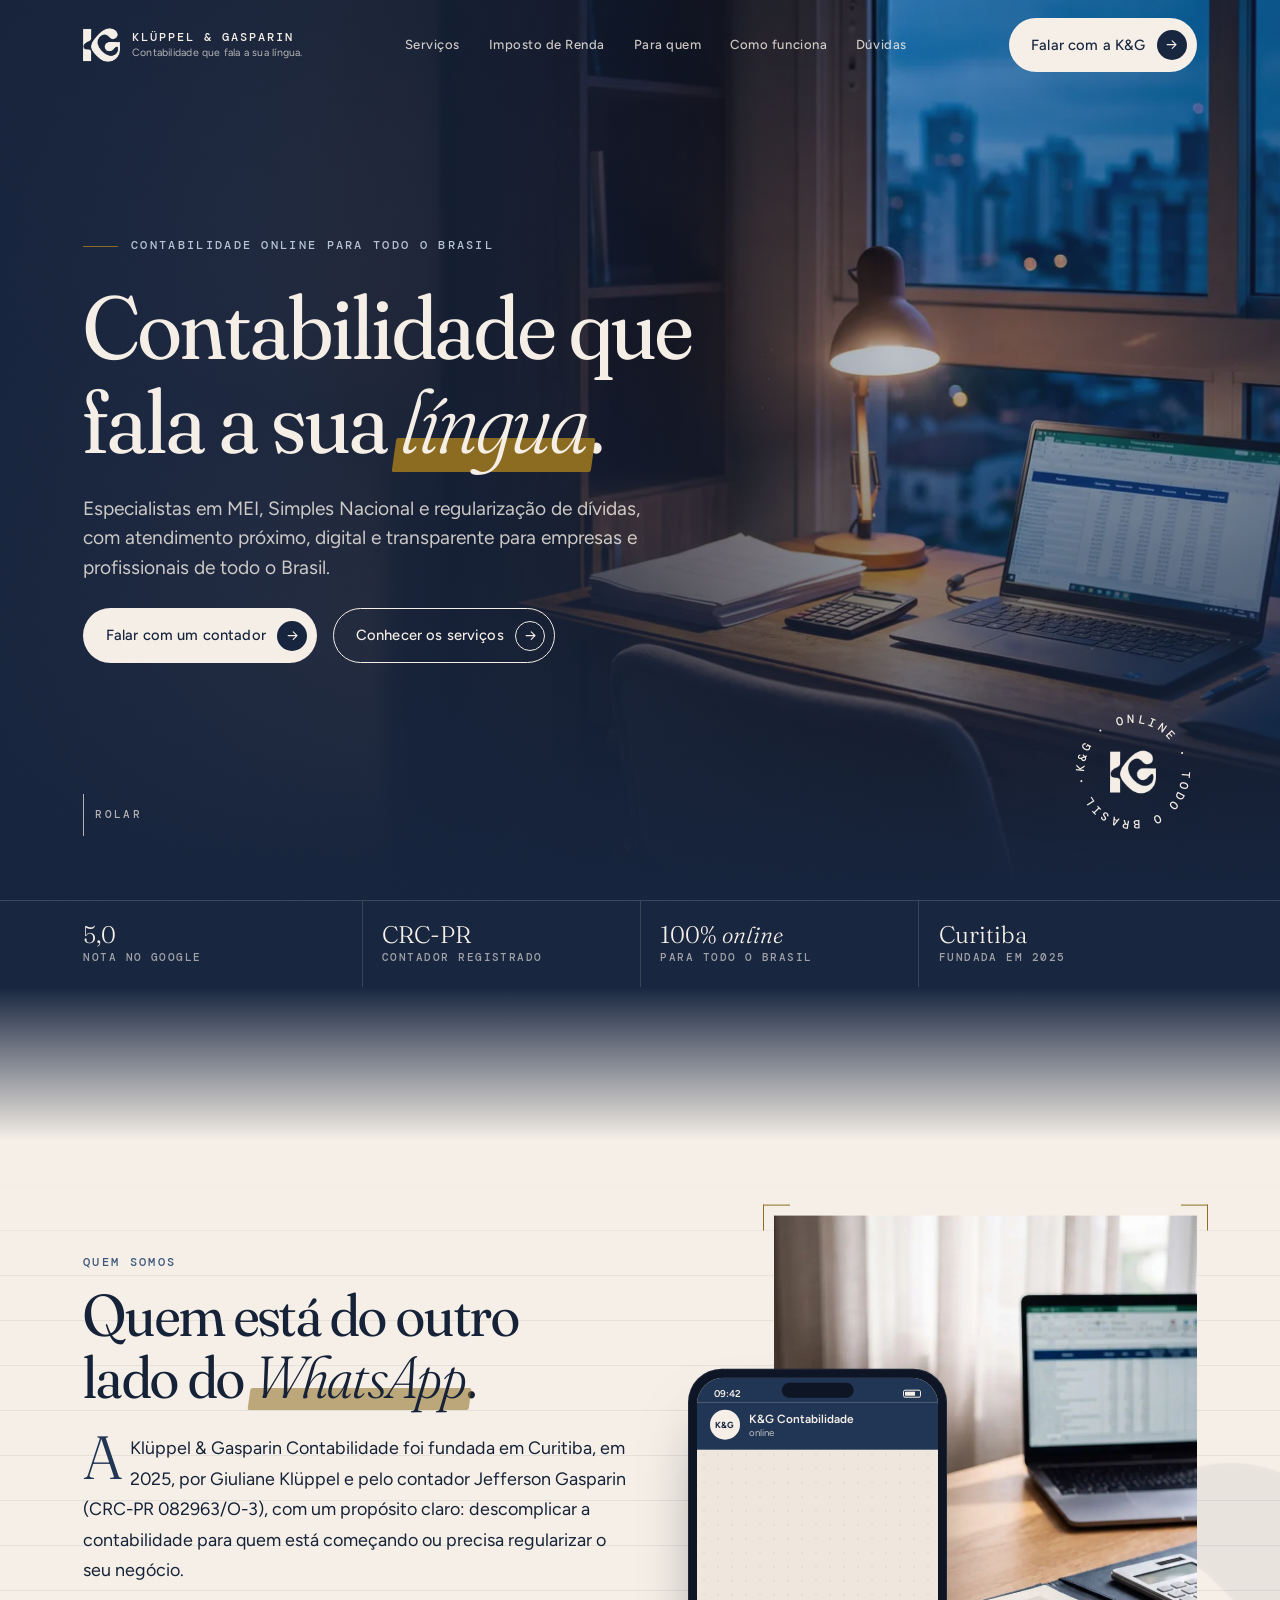
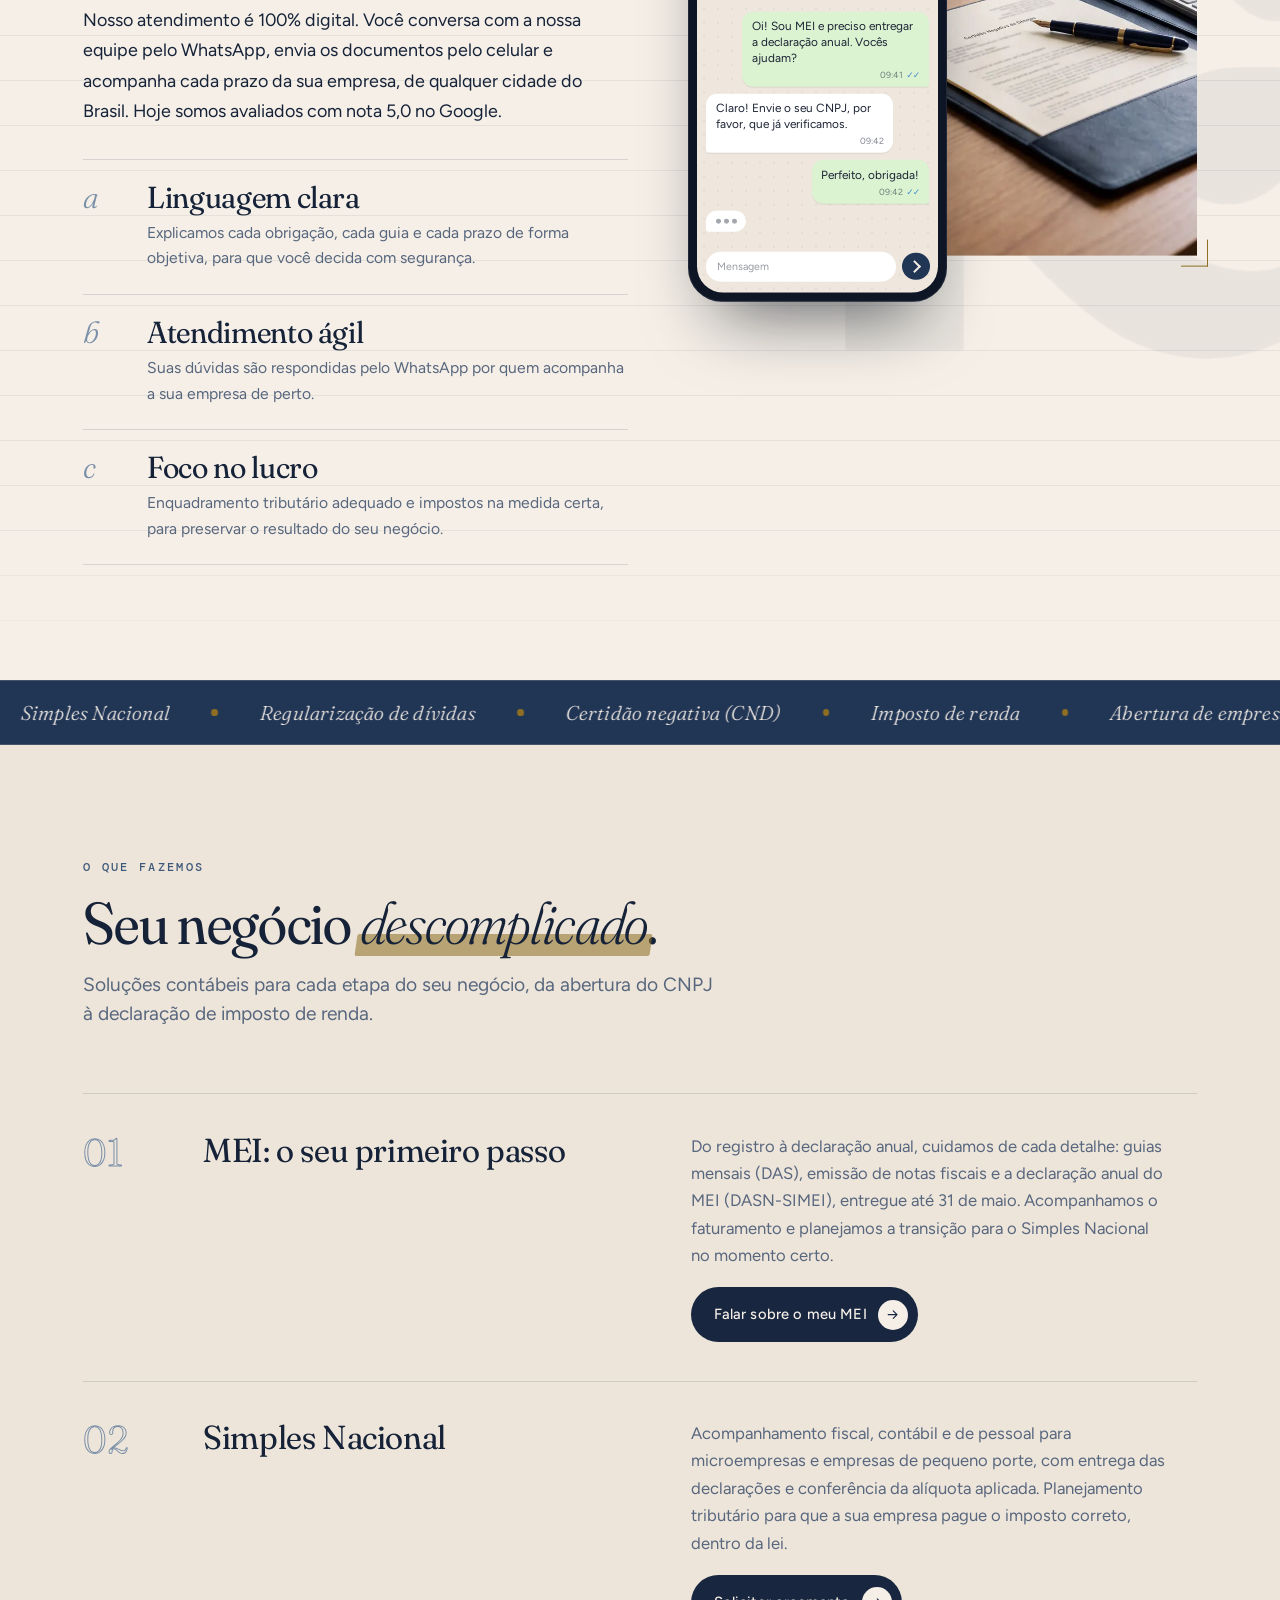
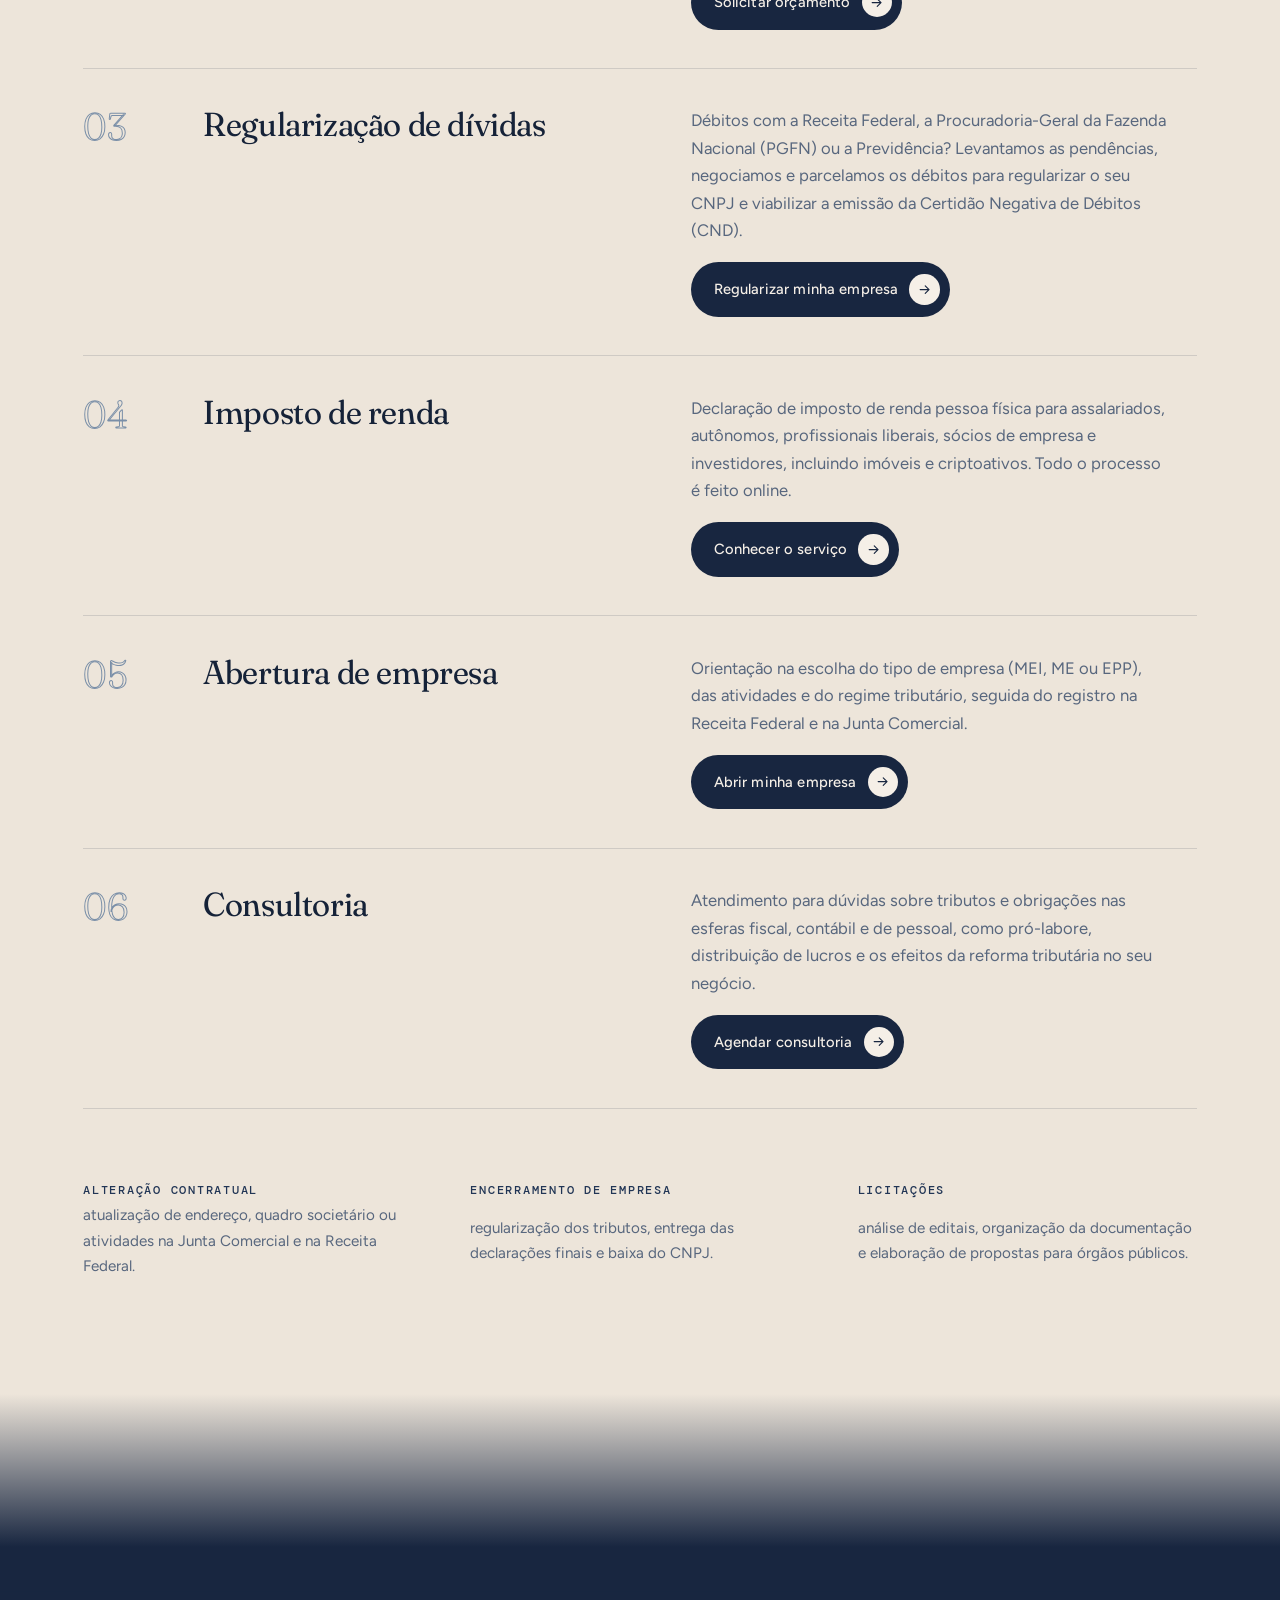
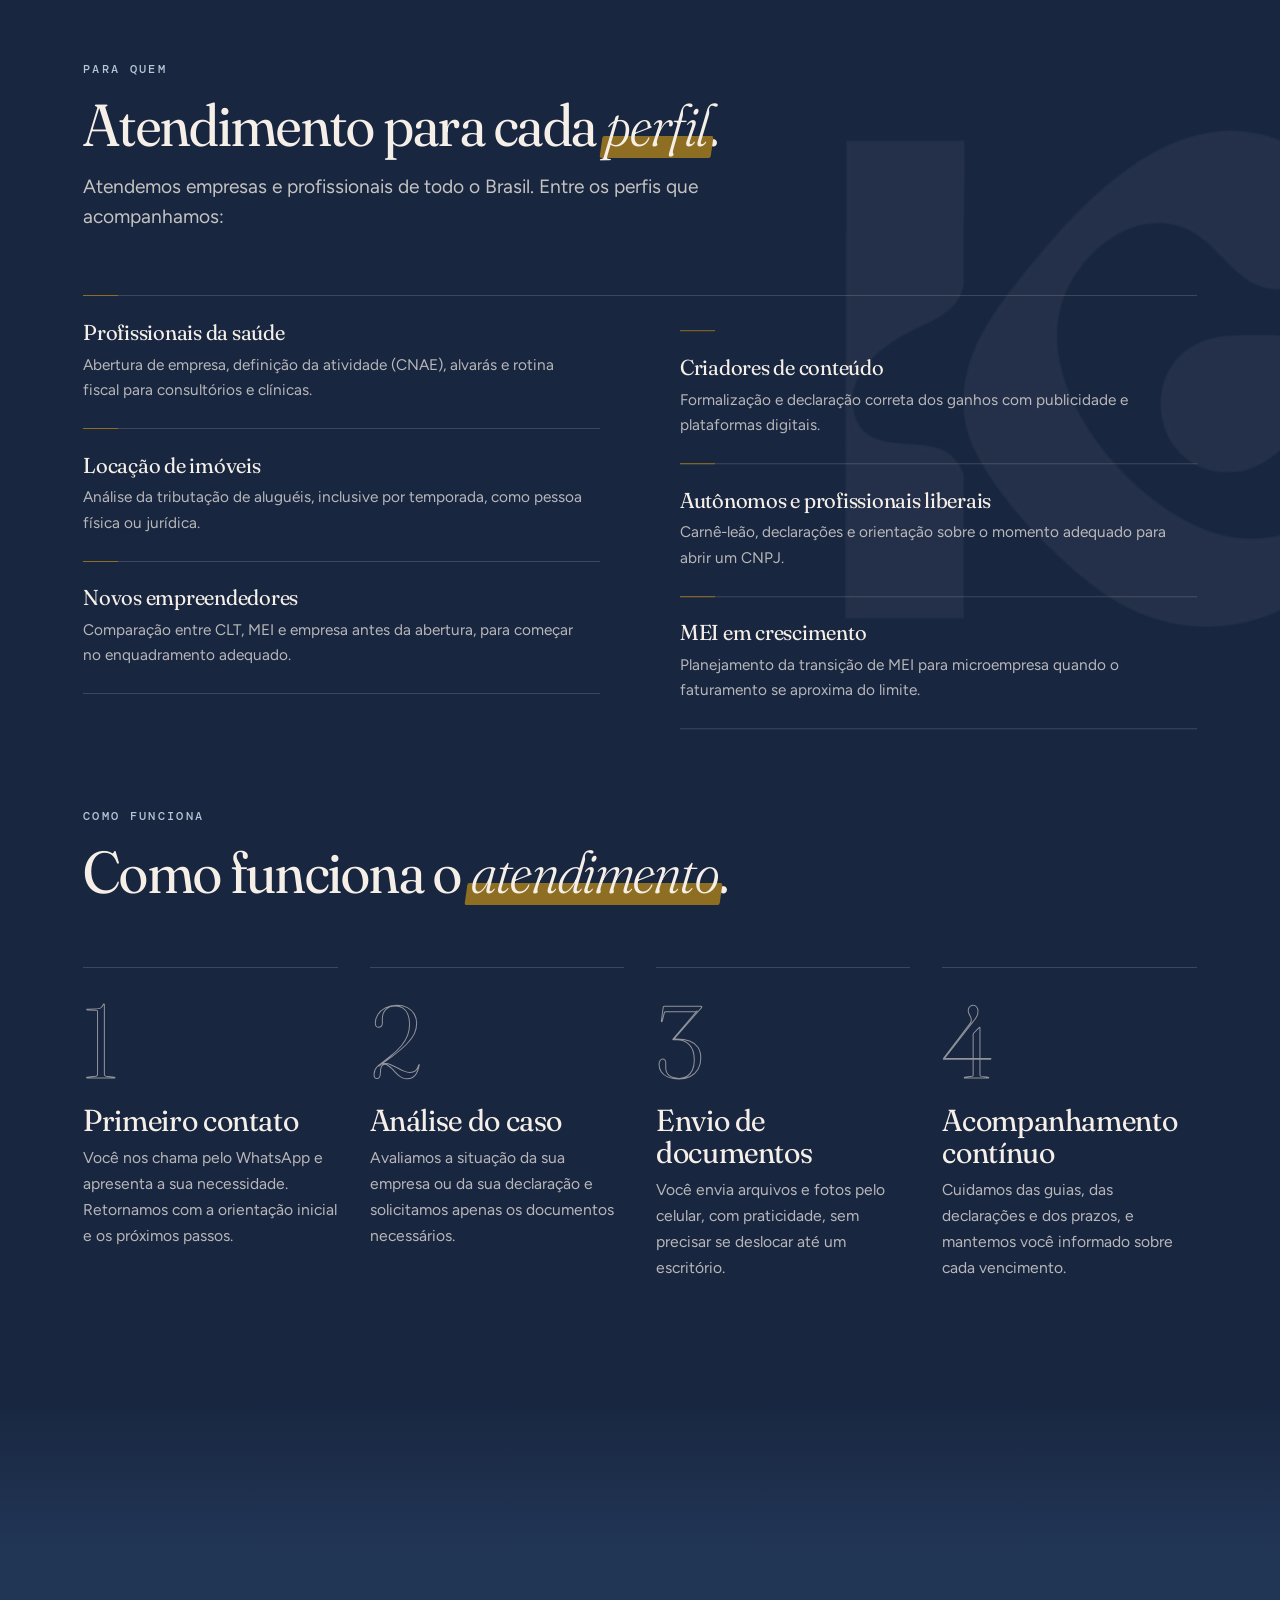
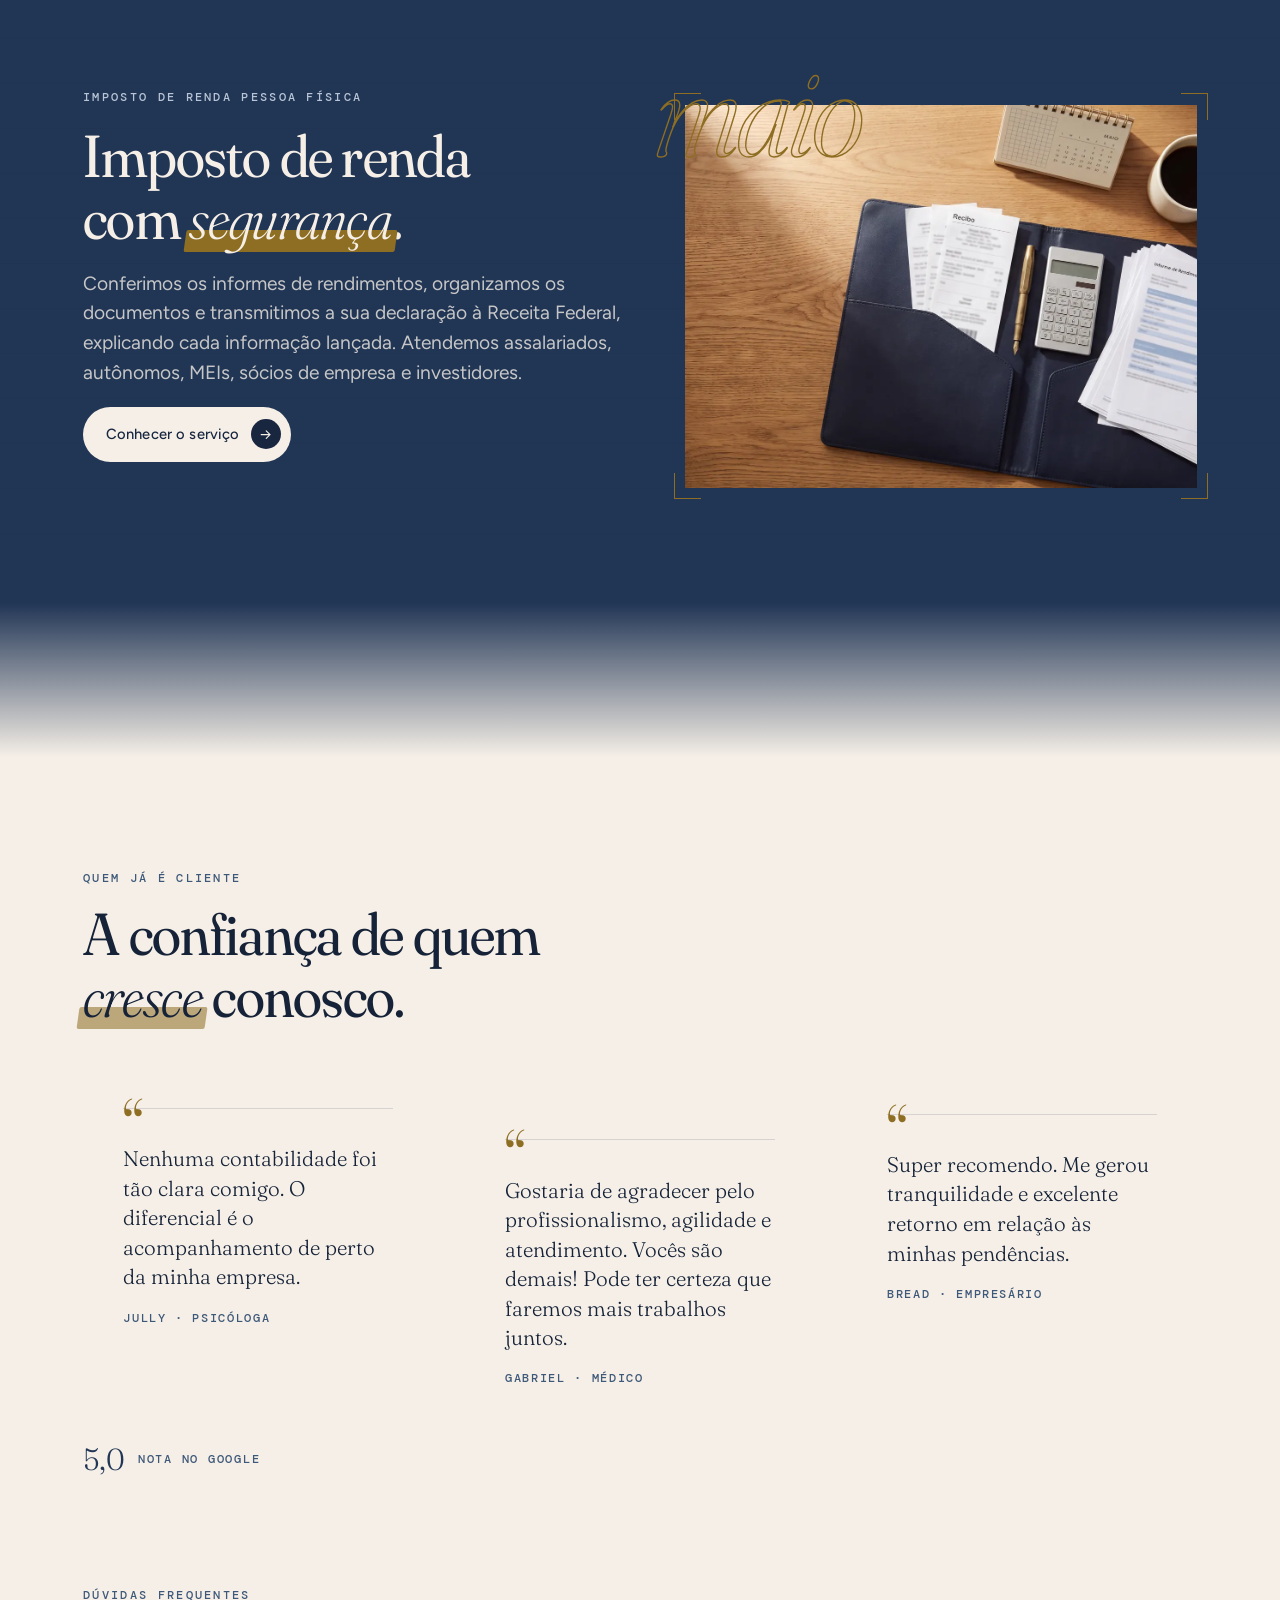
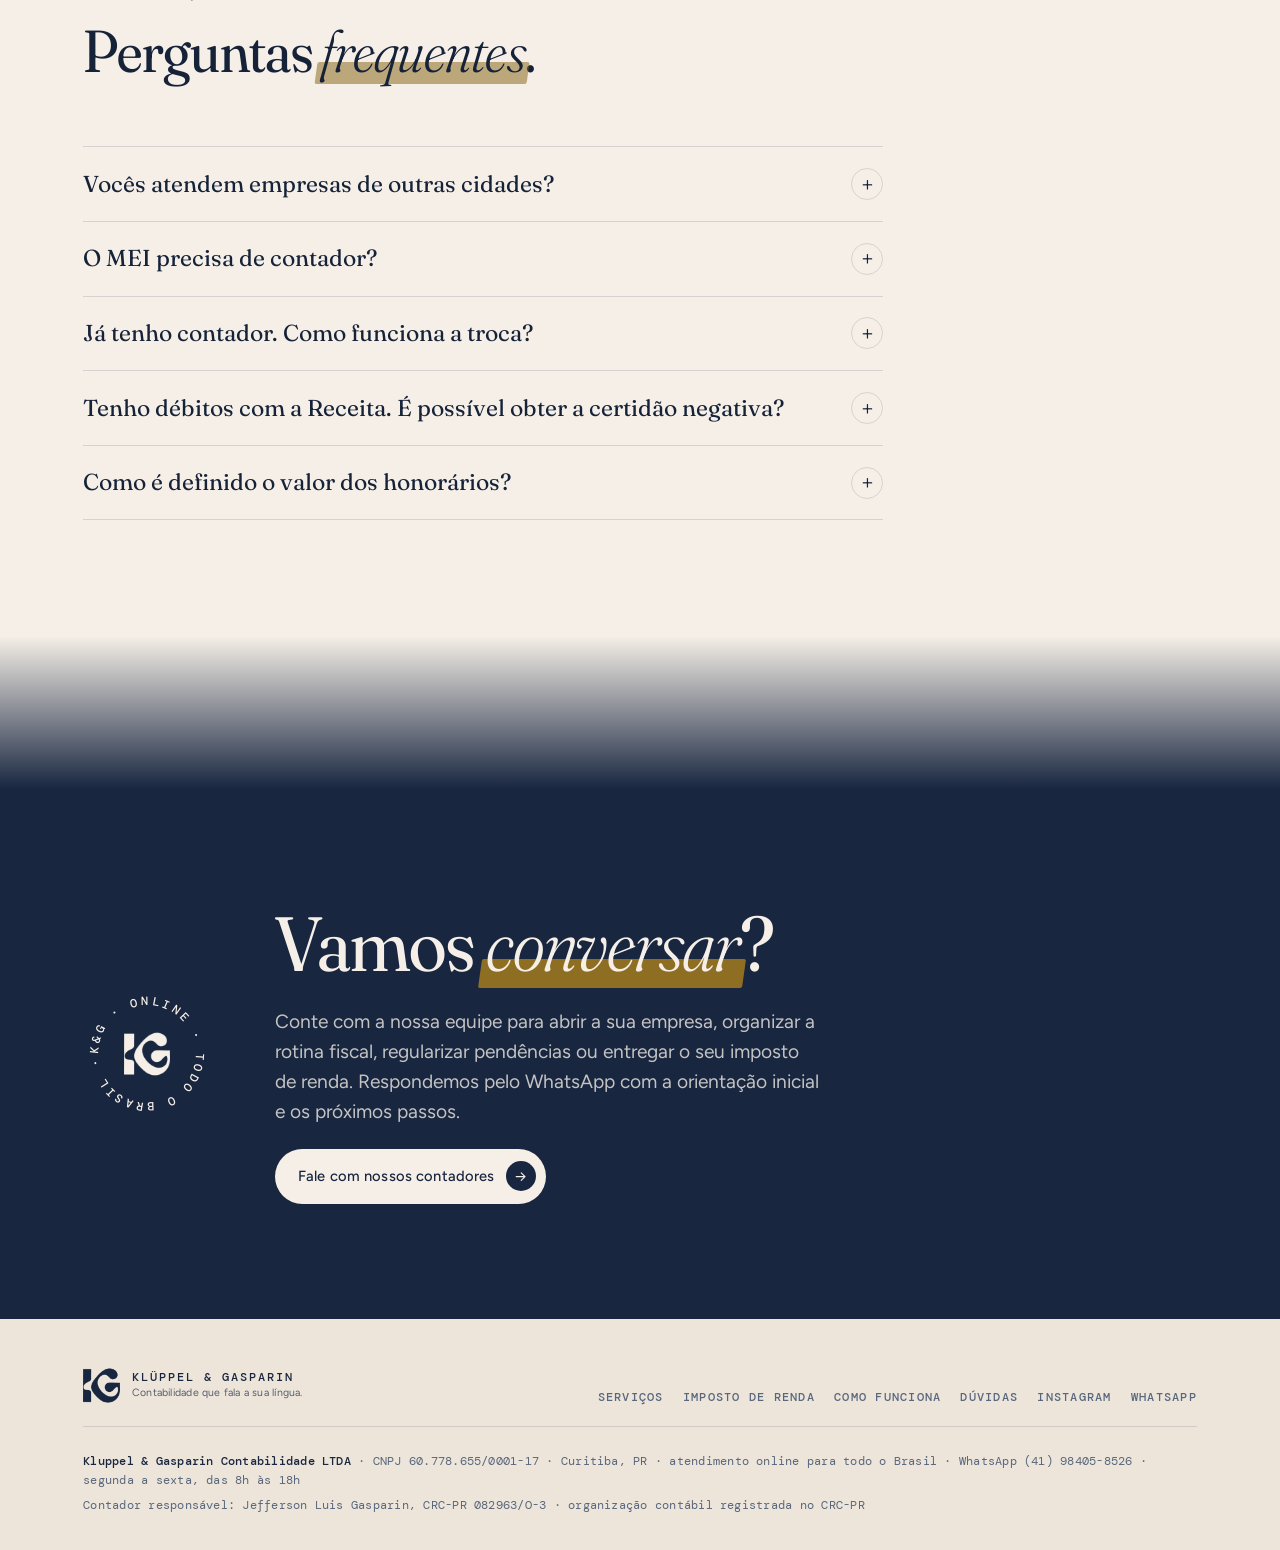
<file: index.html>
<!DOCTYPE html>
<html lang="pt-BR" class="no-js">
<head>
<meta charset="utf-8">
<meta name="viewport" content="width=device-width, initial-scale=1, viewport-fit=cover">
<title>Klüppel &amp; Gasparin Contabilidade | MEI, Simples Nacional e dívidas</title>
<meta name="description" content="Contabilidade que fala a sua língua. Especialistas em MEI, Simples Nacional e regularização de dívidas, com atendimento online para empresas de todo o Brasil.">
<meta name="robots" content="noindex, nofollow">
<link rel="canonical" href="https://www.kgcontabilidade.com/">
<meta property="og:type" content="website">
<meta property="og:locale" content="pt_BR">
<meta property="og:site_name" content="Klüppel &amp; Gasparin Contabilidade">
<meta property="og:title" content="Klüppel &amp; Gasparin Contabilidade | MEI, Simples Nacional e dívidas">
<meta property="og:description" content="Contabilidade que fala a sua língua. Especialistas em MEI, Simples Nacional e regularização de dívidas, com atendimento online para empresas de todo o Brasil.">
<meta property="og:image" content="https://www.kgcontabilidade.com/assets/img/og.jpg">
<meta property="og:url" content="https://www.kgcontabilidade.com/">
<meta name="twitter:card" content="summary_large_image">
<meta name="theme-color" content="#182640">
<link rel="icon" href="./assets/img/favicon.png" type="image/png">
<link rel="preconnect" href="https://fonts.googleapis.com">
<link rel="preconnect" href="https://fonts.gstatic.com" crossorigin>
<link rel="stylesheet" href="https://fonts.googleapis.com/css2?family=Fraunces:ital,opsz,wght,SOFT@0,9..144,300..600,0..100;1,9..144,300..600,0..100&family=Figtree:wght@400;500;600&family=DM+Mono:wght@400;500&display=swap">
<link rel="stylesheet" href="./assets/site.css">
<script>document.documentElement.classList.replace('no-js','js')</script>
<script type="application/ld+json">{"@context":"https://schema.org","@type":"AccountingService","name":"Klüppel & Gasparin Contabilidade","legalName":"Kluppel & Gasparin Contabilidade LTDA","url":"https://www.kgcontabilidade.com/","telephone":"+55 41 98405-8526","areaServed":"BR","address":{"@type":"PostalAddress","addressLocality":"Curitiba","addressRegion":"PR","addressCountry":"BR"},"sameAs":["https://www.instagram.com/kg.contabilidade/"]}</script>
</head>
<body>
<div class="grao" aria-hidden="true"></div>
<div class="intro" aria-hidden="true"><div><img class="mono" src="./assets/img/monograma-marfim.png" alt=""><i></i></div></div>
<header class="topo">
  <div class="wrap">
    <a class="logo" href="./" aria-label="Klüppel &amp; Gasparin Contabilidade, início">
      <img src="./assets/img/monograma-marfim.png" alt="">
      <b>Klüppel &amp; Gasparin<small>Contabilidade que fala a sua língua.</small></b>
    </a>
    <nav class="menu" aria-label="Seções">
      <a href="./#servicos">Serviços</a>
      <a href="./imposto-de-renda/">Imposto de Renda</a>
      <a href="./#para-quem">Para quem</a>
      <a href="./#como-funciona">Como funciona</a>
      <a href="./#duvidas">Dúvidas</a>
    </nav>
    <a href="https://wa.me/5541984058526?text=Ol%C3%A1%21%20Gostaria%20de%20saber%20mais%20sobre%20os%20servi%C3%A7os%20de%20contabilidade." class="btn btn-amarelo btn-topo" target="_blank" rel="noopener">Falar com a K&amp;G<i><svg viewBox="0 0 24 24" fill="none" stroke="currentColor" stroke-width="1.8" stroke-linecap="round" stroke-linejoin="round"><path d="M5 12h14M13 6l6 6-6 6"/></svg></i></a>
    <button class="menu-botao" type="button" aria-expanded="false" aria-controls="menu-cel"><span></span><span></span><b>Menu</b></button>
  </div>
</header>
<nav class="menu-cel" id="menu-cel" aria-label="Menu" hidden>
  <a href="./#servicos">Serviços</a>
  <a href="./imposto-de-renda/">Imposto de Renda</a>
  <a href="./#para-quem">Para quem</a>
  <a href="./#como-funciona">Como funciona</a>
  <a href="./#duvidas">Dúvidas</a>
  <a href="https://wa.me/5541984058526?text=Ol%C3%A1%21%20Gostaria%20de%20saber%20mais%20sobre%20os%20servi%C3%A7os%20de%20contabilidade." class="btn btn-amarelo" target="_blank" rel="noopener">Falar com a K&amp;G<i><svg viewBox="0 0 24 24" fill="none" stroke="currentColor" stroke-width="1.8" stroke-linecap="round" stroke-linejoin="round"><path d="M5 12h14M13 6l6 6-6 6"/></svg></i></a>
</nav>

<main>
<section class="hero" id="inicio">
  <div class="hero-foto"><picture><source media="(max-width: 760px)" srcset="./assets/img/hero-celular.webp" type="image/webp"><source media="(max-width: 760px)" srcset="./assets/img/hero-celular.jpg"><source srcset="./assets/img/hero-2560.webp 2560w, ./assets/img/hero-1600.webp 1600w" sizes="100vw" type="image/webp"><img src="./assets/img/hero-2560.jpg" srcset="./assets/img/hero-2560.jpg 2560w, ./assets/img/hero-1600.jpg 1600w" sizes="100vw" alt="Mesa de trabalho com notebook aberto numa planilha, documentos, caneta e café" fetchpriority="high"></picture></div>
  <div class="hero-veu"></div>
  <div class="wrap">
    <p class="rotulo">Contabilidade online para todo o Brasil</p>
    <h1>Contabilidade que fala a sua <em class="marca">língua</em>.</h1>
    <p class="lead">Especialistas em MEI, Simples Nacional e regularização de dívidas, com atendimento próximo, digital e transparente para empresas e profissionais de todo o Brasil.</p>
    <div class="hero-acoes">
      <a href="https://wa.me/5541984058526?text=Ol%C3%A1%21%20Gostaria%20de%20saber%20mais%20sobre%20os%20servi%C3%A7os%20de%20contabilidade." class="btn btn-amarelo" target="_blank" rel="noopener">Falar com um contador<i><svg viewBox="0 0 24 24" fill="none" stroke="currentColor" stroke-width="1.8" stroke-linecap="round" stroke-linejoin="round"><path d="M5 12h14M13 6l6 6-6 6"/></svg></i></a>
      <a href="#servicos" class="btn btn-linha">Conhecer os serviços<i><svg viewBox="0 0 24 24" fill="none" stroke="currentColor" stroke-width="1.8" stroke-linecap="round" stroke-linejoin="round"><path d="M5 12h14M13 6l6 6-6 6"/></svg></i></a>
    </div>
    <div class="hero-pe">
      <div class="rolar"><i></i>rolar</div>
      <div class="selo" aria-hidden="true"><svg viewBox="0 0 100 100"><defs><path id="selo-a" d="M50,50 m-38,0 a38,38 0 1,1 76,0 a38,38 0 1,1 -76,0"/></defs><text><textPath href="#selo-a">k&amp;g · online · todo o brasil · </textPath></text></svg><img src="./assets/img/monograma-marfim.png" alt=""></div>
    </div>
  </div>
</section>
<div class="prova" aria-label="Credenciais">
  <div class="wrap">
    <div><b>5,0</b><span>nota no Google</span></div>
    <div><b>CRC-PR</b><span>contador registrado</span></div>
    <div><b>100% <em class="marca">online</em></b><span>para todo o Brasil</span></div>
    <div><b>Curitiba</b><span>fundada em 2025</span></div>
  </div>
</div>

<div class="faixa to-claro"></div>

<section class="bloco claro razao manifesto" id="quem-somos">
  <div class="monograma" aria-hidden="true"></div>
  <div class="wrap">
    <div class="reveal">
      <p class="rotulo">quem somos</p>
      <h2 style="margin:.8rem 0 1.6rem">Quem está do outro lado do <em class="marca">WhatsApp</em>.</h2>
      <div class="manifesto-texto"><p>A Klüppel &amp; Gasparin Contabilidade foi fundada em Curitiba, em 2025, por Giuliane Klüppel e pelo contador Jefferson Gasparin (CRC-PR 082963/O-3), com um propósito claro: descomplicar a contabilidade para quem está começando ou precisa regularizar o seu negócio.</p><p>Nosso atendimento é 100% digital. Você conversa com a nossa equipe pelo WhatsApp, envia os documentos pelo celular e acompanha cada prazo da sua empresa, de qualquer cidade do Brasil. Hoje somos avaliados com nota 5,0 no Google.</p></div>
      <div class="pilares" style="margin-top:2rem"><div class="pilar reveal d1"><i>a</i><div><h3>Linguagem clara</h3><p>Explicamos cada obrigação, cada guia e cada prazo de forma objetiva, para que você decida com segurança.</p></div></div><div class="pilar reveal d2"><i>b</i><div><h3>Atendimento ágil</h3><p>Suas dúvidas são respondidas pelo WhatsApp por quem acompanha a sua empresa de perto.</p></div></div><div class="pilar reveal d3"><i>c</i><div><h3>Foco no lucro</h3><p>Enquadramento tributário adequado e impostos na medida certa, para preservar o resultado do seu negócio.</p></div></div></div>
    </div>
    <div class="fotos reveal d1">
      <div class="moldura principal" data-parallax="-0.03"><i></i><picture><source srcset="./assets/img/quem-somos-1400.webp 1400w, ./assets/img/quem-somos-900.webp 900w" sizes="(max-width: 860px) 90vw, 30rem" type="image/webp"><img src="./assets/img/quem-somos-1400.jpg" srcset="./assets/img/quem-somos-1400.jpg 1400w, ./assets/img/quem-somos-900.jpg 900w" sizes="(max-width: 860px) 90vw, 30rem" alt="Mesa de trabalho com a certidão negativa de débitos numa pasta, caneta, calculadora e o notebook com uma planilha" loading="lazy"></picture></div>
      <figure class="fone" data-parallax="0.05" aria-label="Exemplo de conversa de atendimento pelo WhatsApp com a K&amp;G">
        <div class="fone-tela">
          <div class="fone-status"><span>09:42</span><i></i></div>
          <div class="fone-topo"><b class="fone-avatar">K&amp;G</b><div><strong>K&amp;G Contabilidade</strong><small>online</small></div></div>
          <ol class="fone-conversa"><li class="msg sai" style="--i:0"><span>Oi! Sou MEI e preciso entregar a declaração anual. Vocês ajudam?</span><time>09:41<b aria-hidden="true">✓✓</b></time></li><li class="msg entra" style="--i:1"><span>Claro! Envie o seu CNPJ, por favor, que já verificamos.</span><time>09:42</time></li><li class="msg sai" style="--i:2"><span>Perfeito, obrigada!</span><time>09:42<b aria-hidden="true">✓✓</b></time></li><li class="digitando" style="--i:3"><i></i><i></i><i></i></li></ol>
          <div class="fone-campo"><span>Mensagem</span><i></i></div>
        </div>
      </figure>
    </div>
  </div>
</section>

<div class="letreiro" aria-hidden="true"><div class="letreiro-faixa"><span>MEI</span><span>Simples Nacional</span><span>Regularização de dívidas</span><span>Certidão negativa (CND)</span><span>Imposto de renda</span><span>Abertura de empresas</span><span>Planejamento tributário</span><span>Declaração anual do MEI</span><span>Alteração contratual</span><span>Licitações</span></div></div>

<section class="bloco servicos" id="servicos" style="background:var(--marfim-2)">
  <div class="wrap">
    <div class="cabeca reveal">
      <p class="rotulo">o que fazemos</p>
      <h2>Seu negócio <em class="marca">descomplicado</em>.</h2>
      <p class="lead">Soluções contábeis para cada etapa do seu negócio, da abertura do CNPJ à declaração de imposto de renda.</p>
    </div>
    <div class="servicos-lista"><div class="servico reveal"><span class="num">01</span><h3>MEI: o seu primeiro passo</h3><div class="servico-corpo"><p>Do registro à declaração anual, cuidamos de cada detalhe: guias mensais (DAS), emissão de notas fiscais e a declaração anual do MEI (DASN-SIMEI), entregue até 31 de maio. Acompanhamos o faturamento e planejamos a transição para o Simples Nacional no momento certo.</p><a href="https://wa.me/5541984058526?text=Ol%C3%A1%21%20Sou%20MEI%20e%20gostaria%20de%20saber%20como%20funciona%20o%20acompanhamento%20de%20voc%C3%AAs." class="btn btn-escuro" target="_blank" rel="noopener">Falar sobre o meu MEI<i><svg viewBox="0 0 24 24" fill="none" stroke="currentColor" stroke-width="1.8" stroke-linecap="round" stroke-linejoin="round"><path d="M5 12h14M13 6l6 6-6 6"/></svg></i></a></div></div><div class="servico reveal"><span class="num">02</span><h3>Simples Nacional</h3><div class="servico-corpo"><p>Acompanhamento fiscal, contábil e de pessoal para microempresas e empresas de pequeno porte, com entrega das declarações e conferência da alíquota aplicada. Planejamento tributário para que a sua empresa pague o imposto correto, dentro da lei.</p><a href="https://wa.me/5541984058526?text=Ol%C3%A1%21%20Gostaria%20de%20solicitar%20um%20or%C3%A7amento%20de%20contabilidade%20para%20a%20minha%20empresa%20do%20Simples%20Nacional." class="btn btn-escuro" target="_blank" rel="noopener">Solicitar orçamento<i><svg viewBox="0 0 24 24" fill="none" stroke="currentColor" stroke-width="1.8" stroke-linecap="round" stroke-linejoin="round"><path d="M5 12h14M13 6l6 6-6 6"/></svg></i></a></div></div><div class="servico reveal"><span class="num">03</span><h3>Regularização de dívidas</h3><div class="servico-corpo"><p>Débitos com a Receita Federal, a Procuradoria-Geral da Fazenda Nacional (PGFN) ou a Previdência? Levantamos as pendências, negociamos e parcelamos os débitos para regularizar o seu CNPJ e viabilizar a emissão da Certidão Negativa de Débitos (CND).</p><a href="https://wa.me/5541984058526?text=Ol%C3%A1%21%20Tenho%20d%C3%A9bitos%20fiscais%20e%20gostaria%20de%20regularizar%20a%20situa%C3%A7%C3%A3o%20da%20minha%20empresa." class="btn btn-escuro" target="_blank" rel="noopener">Regularizar minha empresa<i><svg viewBox="0 0 24 24" fill="none" stroke="currentColor" stroke-width="1.8" stroke-linecap="round" stroke-linejoin="round"><path d="M5 12h14M13 6l6 6-6 6"/></svg></i></a></div></div><div class="servico destaque reveal"><span class="num">04</span><h3>Imposto de renda</h3><div class="servico-corpo"><p>Declaração de imposto de renda pessoa física para assalariados, autônomos, profissionais liberais, sócios de empresa e investidores, incluindo imóveis e criptoativos. Todo o processo é feito online.</p><a href="./imposto-de-renda/" class="btn btn-escuro">Conhecer o serviço<i><svg viewBox="0 0 24 24" fill="none" stroke="currentColor" stroke-width="1.8" stroke-linecap="round" stroke-linejoin="round"><path d="M5 12h14M13 6l6 6-6 6"/></svg></i></a></div></div><div class="servico reveal"><span class="num">05</span><h3>Abertura de empresa</h3><div class="servico-corpo"><p>Orientação na escolha do tipo de empresa (MEI, ME ou EPP), das atividades e do regime tributário, seguida do registro na Receita Federal e na Junta Comercial.</p><a href="https://wa.me/5541984058526?text=Ol%C3%A1%21%20Preciso%20abrir%20a%20minha%20empresa%20e%20gostaria%20de%20orienta%C3%A7%C3%A3o." class="btn btn-escuro" target="_blank" rel="noopener">Abrir minha empresa<i><svg viewBox="0 0 24 24" fill="none" stroke="currentColor" stroke-width="1.8" stroke-linecap="round" stroke-linejoin="round"><path d="M5 12h14M13 6l6 6-6 6"/></svg></i></a></div></div><div class="servico reveal"><span class="num">06</span><h3>Consultoria</h3><div class="servico-corpo"><p>Atendimento para dúvidas sobre tributos e obrigações nas esferas fiscal, contábil e de pessoal, como pró-labore, distribuição de lucros e os efeitos da reforma tributária no seu negócio.</p><a href="https://wa.me/5541984058526?text=Ol%C3%A1%21%20Gostaria%20de%20agendar%20uma%20consultoria%20tribut%C3%A1ria." class="btn btn-escuro" target="_blank" rel="noopener">Agendar consultoria<i><svg viewBox="0 0 24 24" fill="none" stroke="currentColor" stroke-width="1.8" stroke-linecap="round" stroke-linejoin="round"><path d="M5 12h14M13 6l6 6-6 6"/></svg></i></a></div></div></div>
    <div class="compactos reveal"><div><b>Alteração contratual</b><span>atualização de endereço, quadro societário ou atividades na Junta Comercial e na Receita Federal.</span></div><div><b>Encerramento de empresa</b><span>regularização dos tributos, entrega das declarações finais e baixa do CNPJ.</span></div><div><b>Licitações</b><span>análise de editais, organização da documentação e elaboração de propostas para órgãos públicos.</span></div></div>
  </div>
</section>

<div class="faixa" style="background:linear-gradient(180deg,var(--marfim-2),var(--navy))"></div>
<section class="bloco escuro razao" id="para-quem">
  <div class="monograma" aria-hidden="true"></div>
  <div class="wrap">
    <div class="cabeca reveal">
      <p class="rotulo">para quem</p>
      <h2>Atendimento para cada <em class="marca">perfil</em>.</h2>
      <p class="lead">Atendemos empresas e profissionais de todo o Brasil. Entre os perfis que acompanhamos:</p>
    </div>
    <div class="perfis"><div class="perfil reveal d0"><h3>Profissionais da saúde</h3><p>Abertura de empresa, definição da atividade (CNAE), alvarás e rotina fiscal para consultórios e clínicas.</p></div><div class="perfil reveal d1"><h3>Criadores de conteúdo</h3><p>Formalização e declaração correta dos ganhos com publicidade e plataformas digitais.</p></div><div class="perfil reveal d2"><h3>Locação de imóveis</h3><p>Análise da tributação de aluguéis, inclusive por temporada, como pessoa física ou jurídica.</p></div><div class="perfil reveal d0"><h3>Autônomos e profissionais liberais</h3><p>Carnê-leão, declarações e orientação sobre o momento adequado para abrir um CNPJ.</p></div><div class="perfil reveal d1"><h3>Novos empreendedores</h3><p>Comparação entre CLT, MEI e empresa antes da abertura, para começar no enquadramento adequado.</p></div><div class="perfil reveal d2"><h3>MEI em crescimento</h3><p>Planejamento da transição de MEI para microempresa quando o faturamento se aproxima do limite.</p></div></div>
  </div>
</section>

<section class="bloco escuro como" id="como-funciona" style="padding-top:0">
  <div class="wrap">
    <div class="cabeca reveal">
      <p class="rotulo">como funciona</p>
      <h2>Como funciona o <em class="marca">atendimento</em>.</h2>
    </div>
    <div class="passos"><div class="passo reveal d0"><i>1</i><h3>Primeiro contato</h3><p>Você nos chama pelo WhatsApp e apresenta a sua necessidade. Retornamos com a orientação inicial e os próximos passos.</p></div><div class="passo reveal d1"><i>2</i><h3>Análise do caso</h3><p>Avaliamos a situação da sua empresa ou da sua declaração e solicitamos apenas os documentos necessários.</p></div><div class="passo reveal d2"><i>3</i><h3>Envio de documentos</h3><p>Você envia arquivos e fotos pelo celular, com praticidade, sem precisar se deslocar até um escritório.</p></div><div class="passo reveal d3"><i>4</i><h3>Acompanhamento contínuo</h3><p>Cuidamos das guias, das declarações e dos prazos, e mantemos você informado sobre cada vencimento.</p></div></div>
  </div>
</section>

<div class="faixa" style="background:linear-gradient(180deg,var(--navy),var(--navy-2))"></div>
<section class="bloco escuro razao irpf" id="imposto-de-renda" style="background:var(--navy-2)">
  <div class="wrap">
    <div class="irpf-texto reveal">
      <p class="rotulo">Imposto de renda pessoa física</p>
      <h2>Imposto de renda com <em class="marca">segurança</em>.</h2>
      <p class="lead">Conferimos os informes de rendimentos, organizamos os documentos e transmitimos a sua declaração à Receita Federal, explicando cada informação lançada. Atendemos assalariados, autônomos, MEIs, sócios de empresa e investidores.</p>
      <div><a href="./imposto-de-renda/" class="btn btn-amarelo">Conhecer o serviço<i><svg viewBox="0 0 24 24" fill="none" stroke="currentColor" stroke-width="1.8" stroke-linecap="round" stroke-linejoin="round"><path d="M5 12h14M13 6l6 6-6 6"/></svg></i></a></div>
    </div>
    <div class="irpf-foto moldura reveal d1"><i></i><span class="palavra" aria-hidden="true">maio</span><picture><source srcset="./assets/img/irpf-1600.webp 1600w" sizes="(max-width: 900px) 92vw, 36rem" type="image/webp"><img src="./assets/img/irpf-1600.jpg" srcset="./assets/img/irpf-1600.jpg 1600w" sizes="(max-width: 900px) 92vw, 36rem" alt="Pasta azul com recibos, calculadora, calendário de maio e informe de rendimentos sobre a mesa" loading="lazy"></picture></div>
  </div>
</section>

<div class="faixa" style="background:linear-gradient(180deg,var(--navy-2),var(--marfim))"></div>
<section class="bloco claro depoimentos" id="depoimentos">
  <div class="wrap">
    <div class="cabeca reveal">
      <p class="rotulo">quem já é cliente</p>
      <h2>A confiança de quem <em class="marca">cresce</em> conosco.</h2>
    </div>
    <div class="depos"><blockquote class="depo reveal d0"><p>Nenhuma contabilidade foi tão clara comigo. O diferencial é o acompanhamento de perto da minha empresa.</p><footer>Jully · Psicóloga</footer></blockquote><blockquote class="depo reveal d1"><p>Gostaria de agradecer pelo profissionalismo, agilidade e atendimento. Vocês são demais! Pode ter certeza que faremos mais trabalhos juntos.</p><footer>Gabriel · Médico</footer></blockquote><blockquote class="depo reveal d2"><p>Super recomendo. Me gerou tranquilidade e excelente retorno em relação às minhas pendências.</p><footer>Bread · Empresário</footer></blockquote></div>
    <div class="nota-google reveal"><b>5,0</b> nota no Google</div>
  </div>
</section>

<section class="bloco claro" id="duvidas" style="padding-top:0">
  <div class="wrap">
    <div class="cabeca reveal">
      <p class="rotulo">dúvidas frequentes</p>
      <h2>Perguntas <em class="marca">frequentes</em>.</h2>
    </div>
    <div class="faq">
<details><summary>Vocês atendem empresas de outras cidades?<i></i></summary><div class="resp">Sim. Estamos sediados em Curitiba e atendemos de forma 100% online clientes de todo o Brasil. Todo o acompanhamento é feito pelo WhatsApp, sem necessidade de deslocamento.</div></details>
<details><summary>O MEI precisa de contador?<i></i></summary><div class="resp">A legislação não exige, mas o acompanhamento evita multas e erros comuns: atraso na guia mensal (DAS) ou na declaração anual (DASN-SIMEI), emissão incorreta de notas fiscais e ultrapassagem do limite de faturamento de R$ 81 mil por ano, que obriga a mudança para microempresa.</div></details>
<details><summary>Já tenho contador. Como funciona a troca?<i></i></summary><div class="resp">A transferência é simples. Você comunica o escritório atual, e nós indicamos os documentos, acessos e declarações necessários para assumir a contabilidade a partir do mês combinado, sem interromper as obrigações da empresa.</div></details>
<details><summary>Tenho débitos com a Receita. É possível obter a certidão negativa?<i></i></summary><div class="resp">A Certidão Negativa de Débitos (CND) é emitida quando não há pendências. Com os débitos parcelados, as parcelas em dia e as declarações entregues, a Receita pode emitir a Certidão Positiva com Efeitos de Negativa, que tem a mesma validade. Fazemos o levantamento na Receita Federal, na PGFN e na Previdência e conduzimos a negociação.</div></details>
<details><summary>Como é definido o valor dos honorários?<i></i></summary><div class="resp">O valor depende do porte e das necessidades da empresa: MEI ou Simples Nacional, número de funcionários e eventuais pendências a regularizar. Após entender o seu caso, enviamos um orçamento detalhado, sem compromisso.</div></details>
</div>
  </div>
</section>

<div class="faixa to-escuro"></div>
<section class="bloco escuro final" id="contato">
  <div class="wrap">
    <div class="selo" aria-hidden="true"><svg viewBox="0 0 100 100"><defs><path id="selo-b" d="M50,50 m-38,0 a38,38 0 1,1 76,0 a38,38 0 1,1 -76,0"/></defs><text><textPath href="#selo-b">k&amp;g · online · todo o brasil · </textPath></text></svg><img src="./assets/img/monograma-marfim.png" alt=""></div>
    <div class="final-texto reveal">
      <h2>Vamos <em class="marca">conversar</em>?</h2>
      <p class="lead">Conte com a nossa equipe para abrir a sua empresa, organizar a rotina fiscal, regularizar pendências ou entregar o seu imposto de renda. Respondemos pelo WhatsApp com a orientação inicial e os próximos passos.</p>
      <div><a href="https://wa.me/5541984058526?text=Ol%C3%A1%21%20Tenho%20d%C3%BAvidas%20e%20gostaria%20de%20conversar%20com%20voc%C3%AAs." class="btn btn-amarelo" target="_blank" rel="noopener">Fale com nossos contadores<i><svg viewBox="0 0 24 24" fill="none" stroke="currentColor" stroke-width="1.8" stroke-linecap="round" stroke-linejoin="round"><path d="M5 12h14M13 6l6 6-6 6"/></svg></i></a></div>
    </div>
  </div>
</section>
</main>
<footer class="rodape" id="rodape">
  <div class="wrap">
    <div class="rodape-topo">
      <a class="logo" href="./"><img src="./assets/img/monograma-marinho.png" alt=""><b>Klüppel &amp; Gasparin<small>Contabilidade que fala a sua língua.</small></b></a>
      <nav aria-label="Rodapé">
        <a href="./#servicos">Serviços</a>
        <a href="./imposto-de-renda/">Imposto de Renda</a>
        <a href="./#como-funciona">Como funciona</a>
        <a href="./#duvidas">Dúvidas</a>
        <a href="https://www.instagram.com/kg.contabilidade/" target="_blank" rel="noopener">Instagram</a>
        <a href="https://wa.me/5541984058526?text=Ol%C3%A1%21%20Gostaria%20de%20saber%20mais%20sobre%20os%20servi%C3%A7os%20de%20contabilidade." target="_blank" rel="noopener">WhatsApp</a>
      </nav>
    </div>
    <div class="legal">
      <span><b>Kluppel &amp; Gasparin Contabilidade LTDA</b> · CNPJ 60.778.655/0001-17 · Curitiba, PR · atendimento online para todo o Brasil · WhatsApp <span style="white-space:nowrap">(41) 98405-8526</span> · segunda a sexta, das 8h às 18h</span>
      <span>Contador responsável: Jefferson Luis Gasparin, CRC-PR 082963/O-3 · organização contábil registrada no CRC-PR</span>
    </div>
  </div>
</footer>
<div class="barra-cel" aria-hidden="true">
  <a href="https://wa.me/5541984058526?text=Ol%C3%A1%21%20Gostaria%20de%20saber%20mais%20sobre%20os%20servi%C3%A7os%20de%20contabilidade." class="btn btn-amarelo" target="_blank" rel="noopener" tabindex="-1">Falar no WhatsApp<i><svg viewBox="0 0 24 24" fill="none" stroke="currentColor" stroke-width="1.8" stroke-linecap="round" stroke-linejoin="round"><path d="M5 12h14M13 6l6 6-6 6"/></svg></i></a>
</div>
<script src="./assets/site.js"></script>
</body>
</html>
</file>
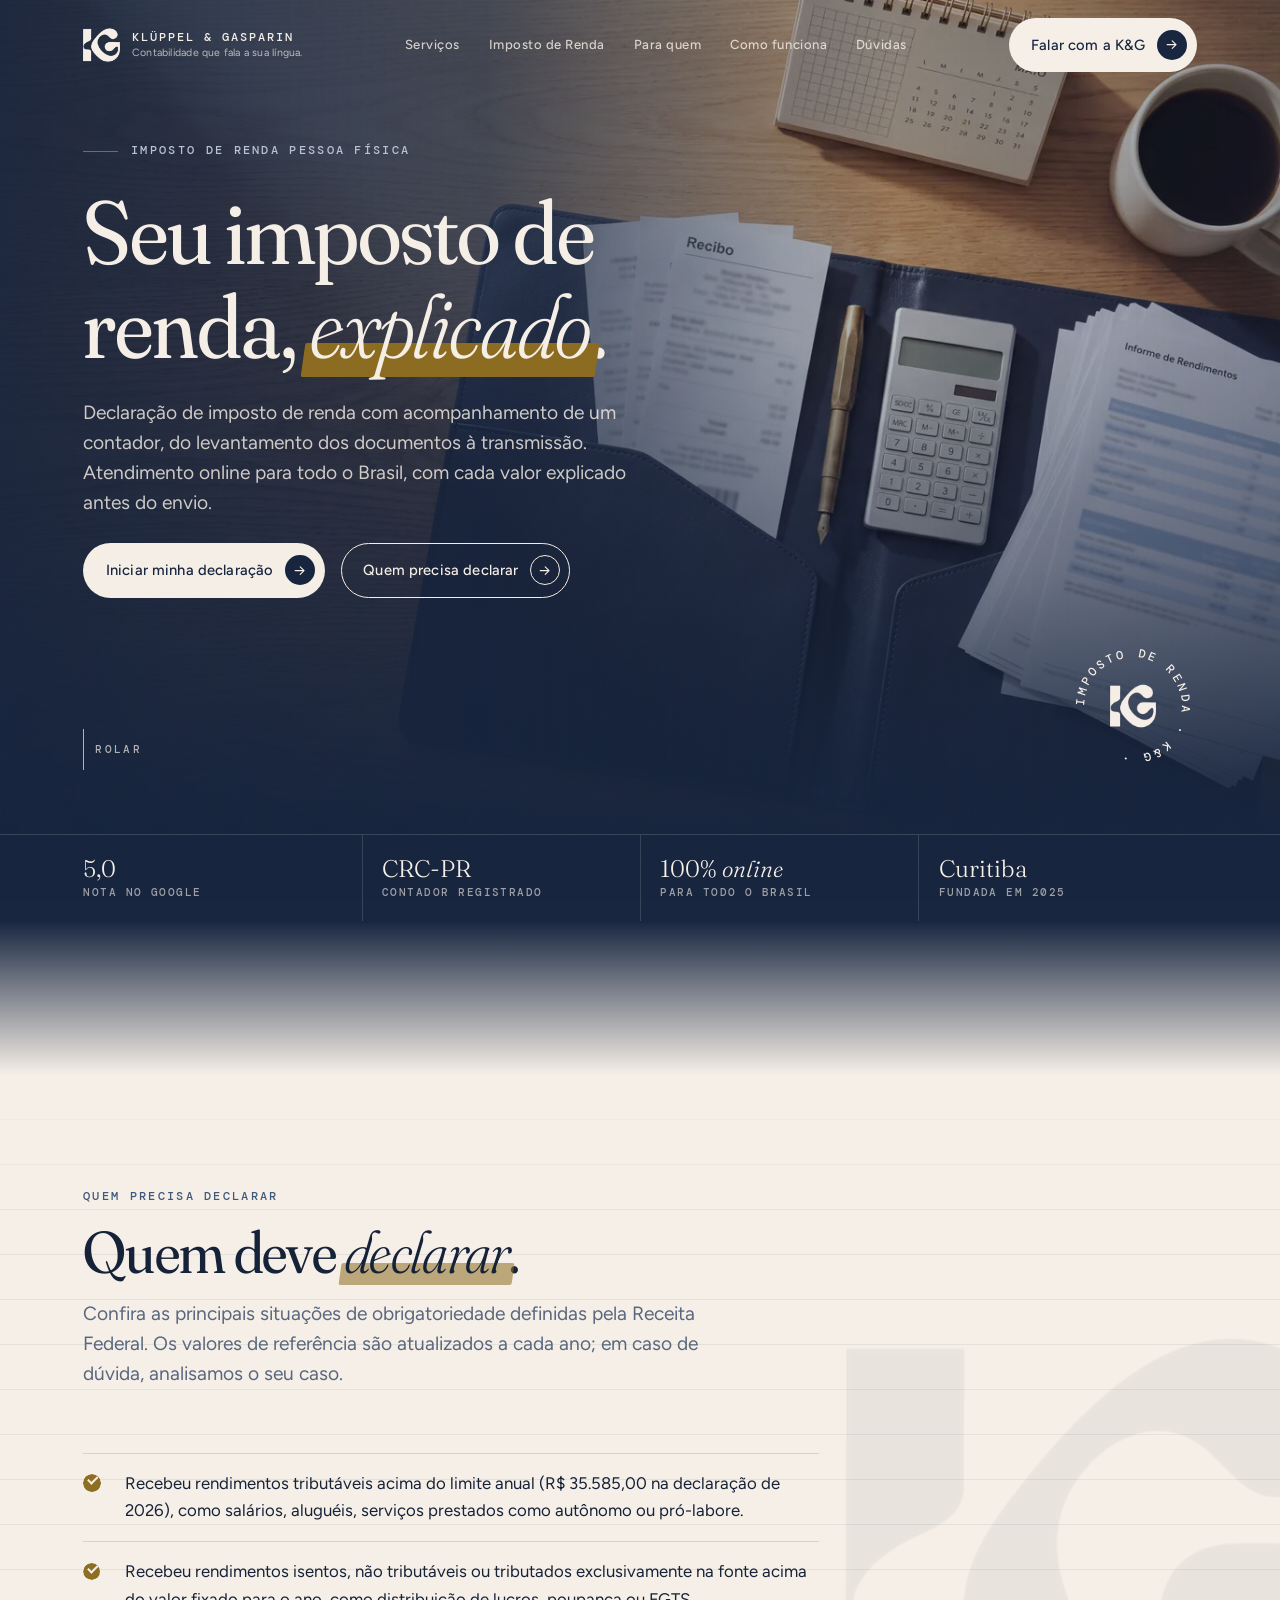
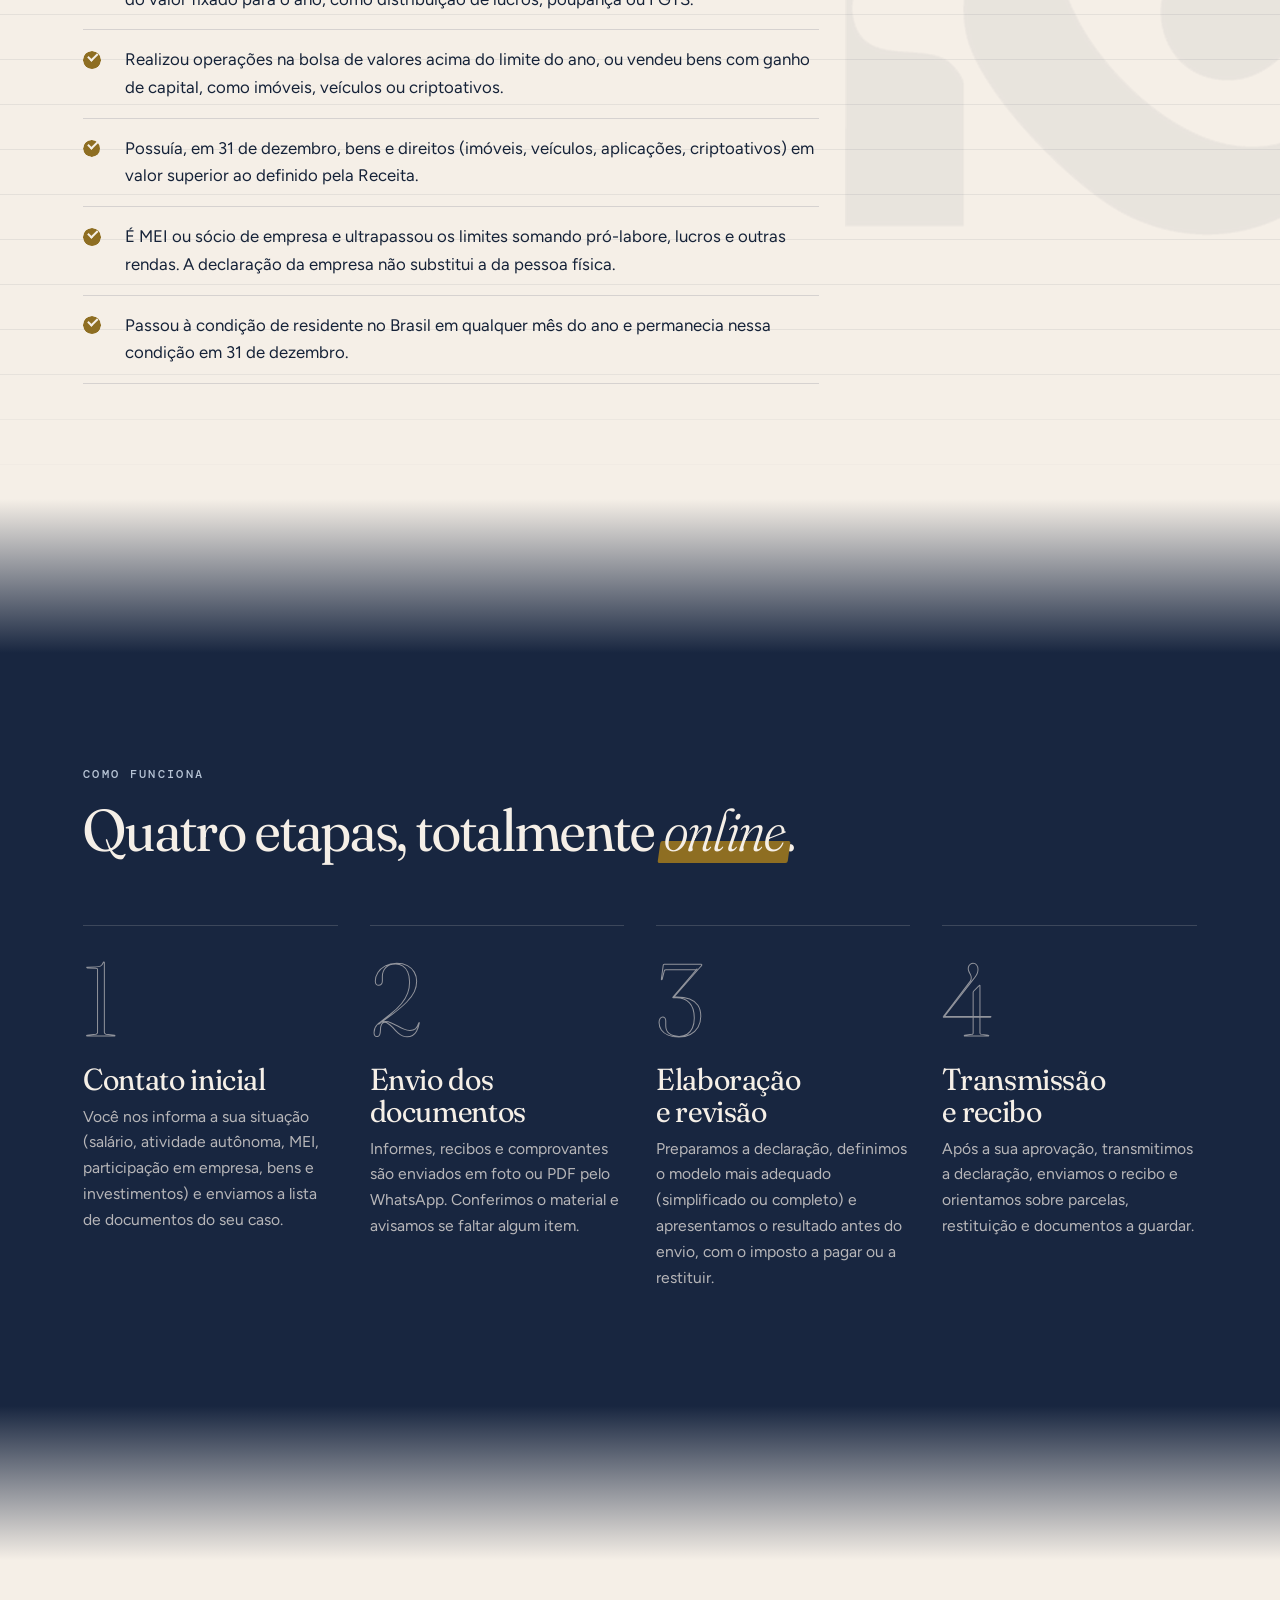
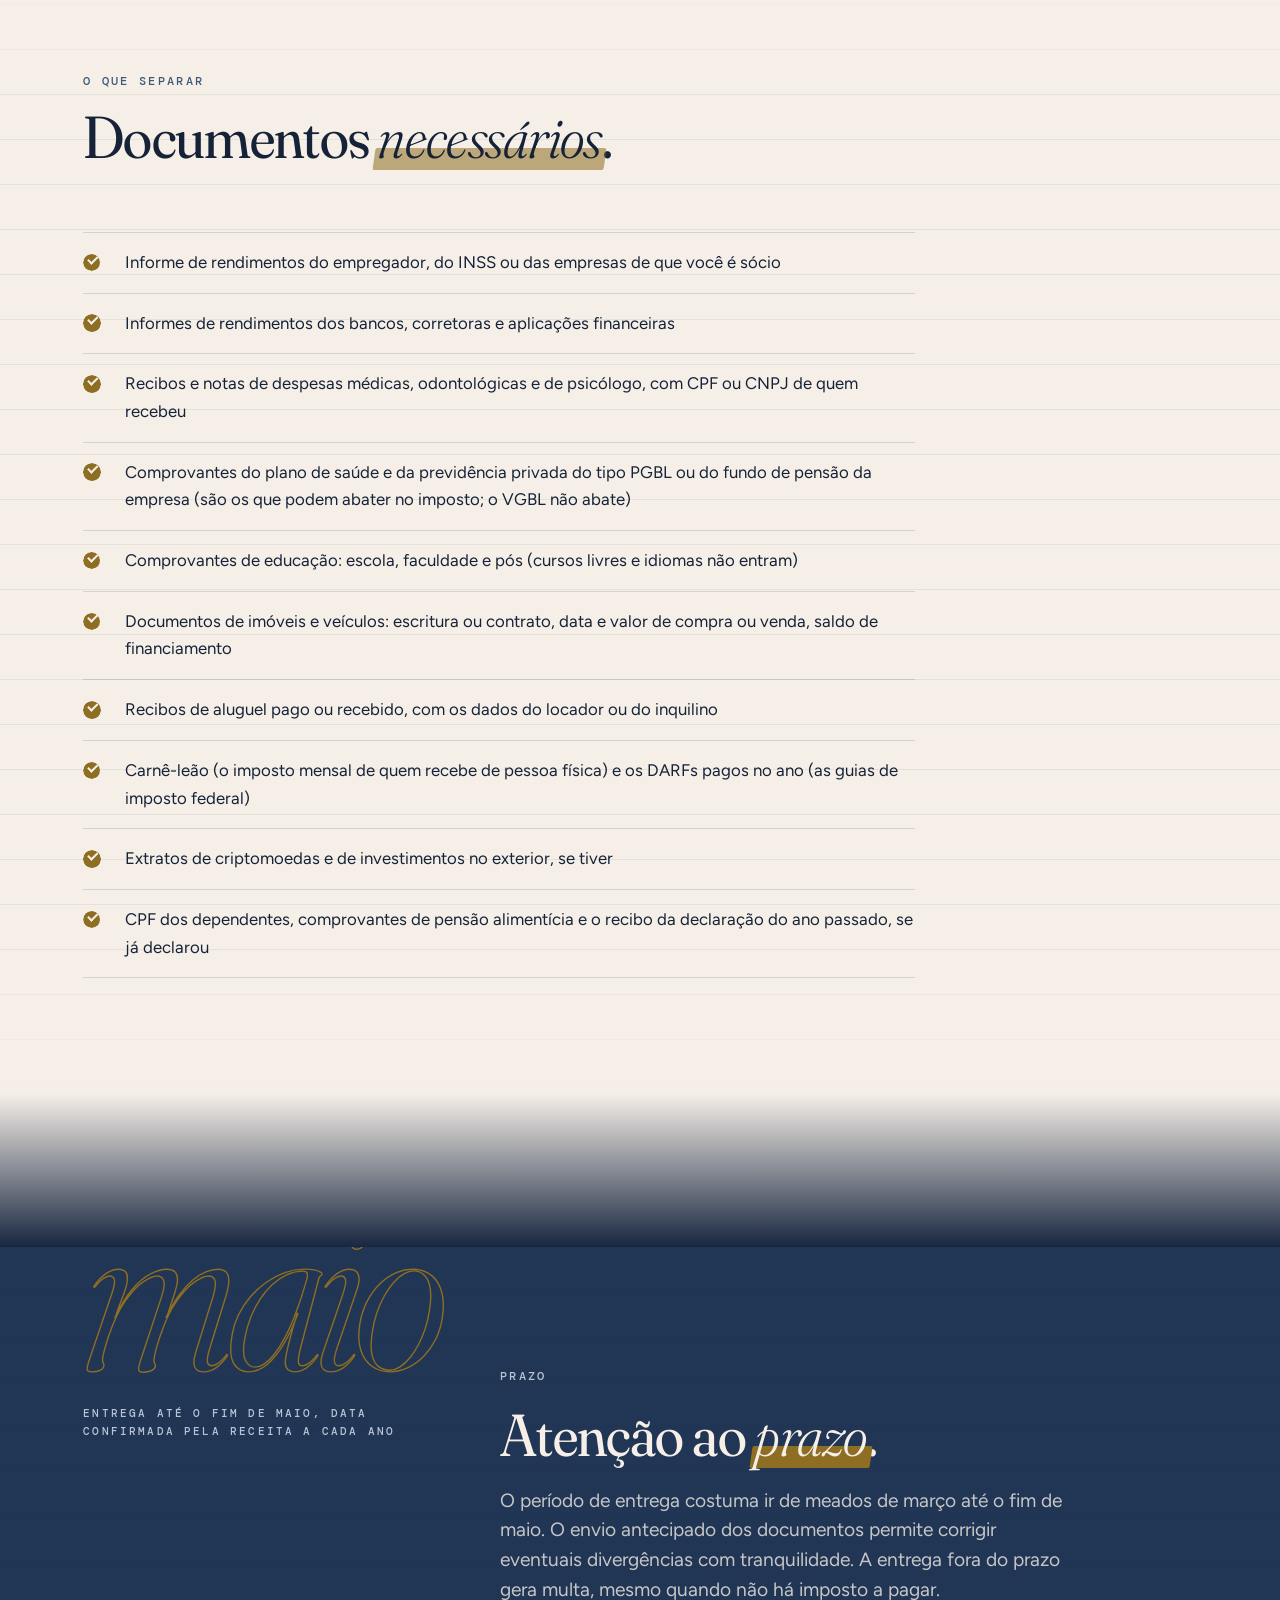
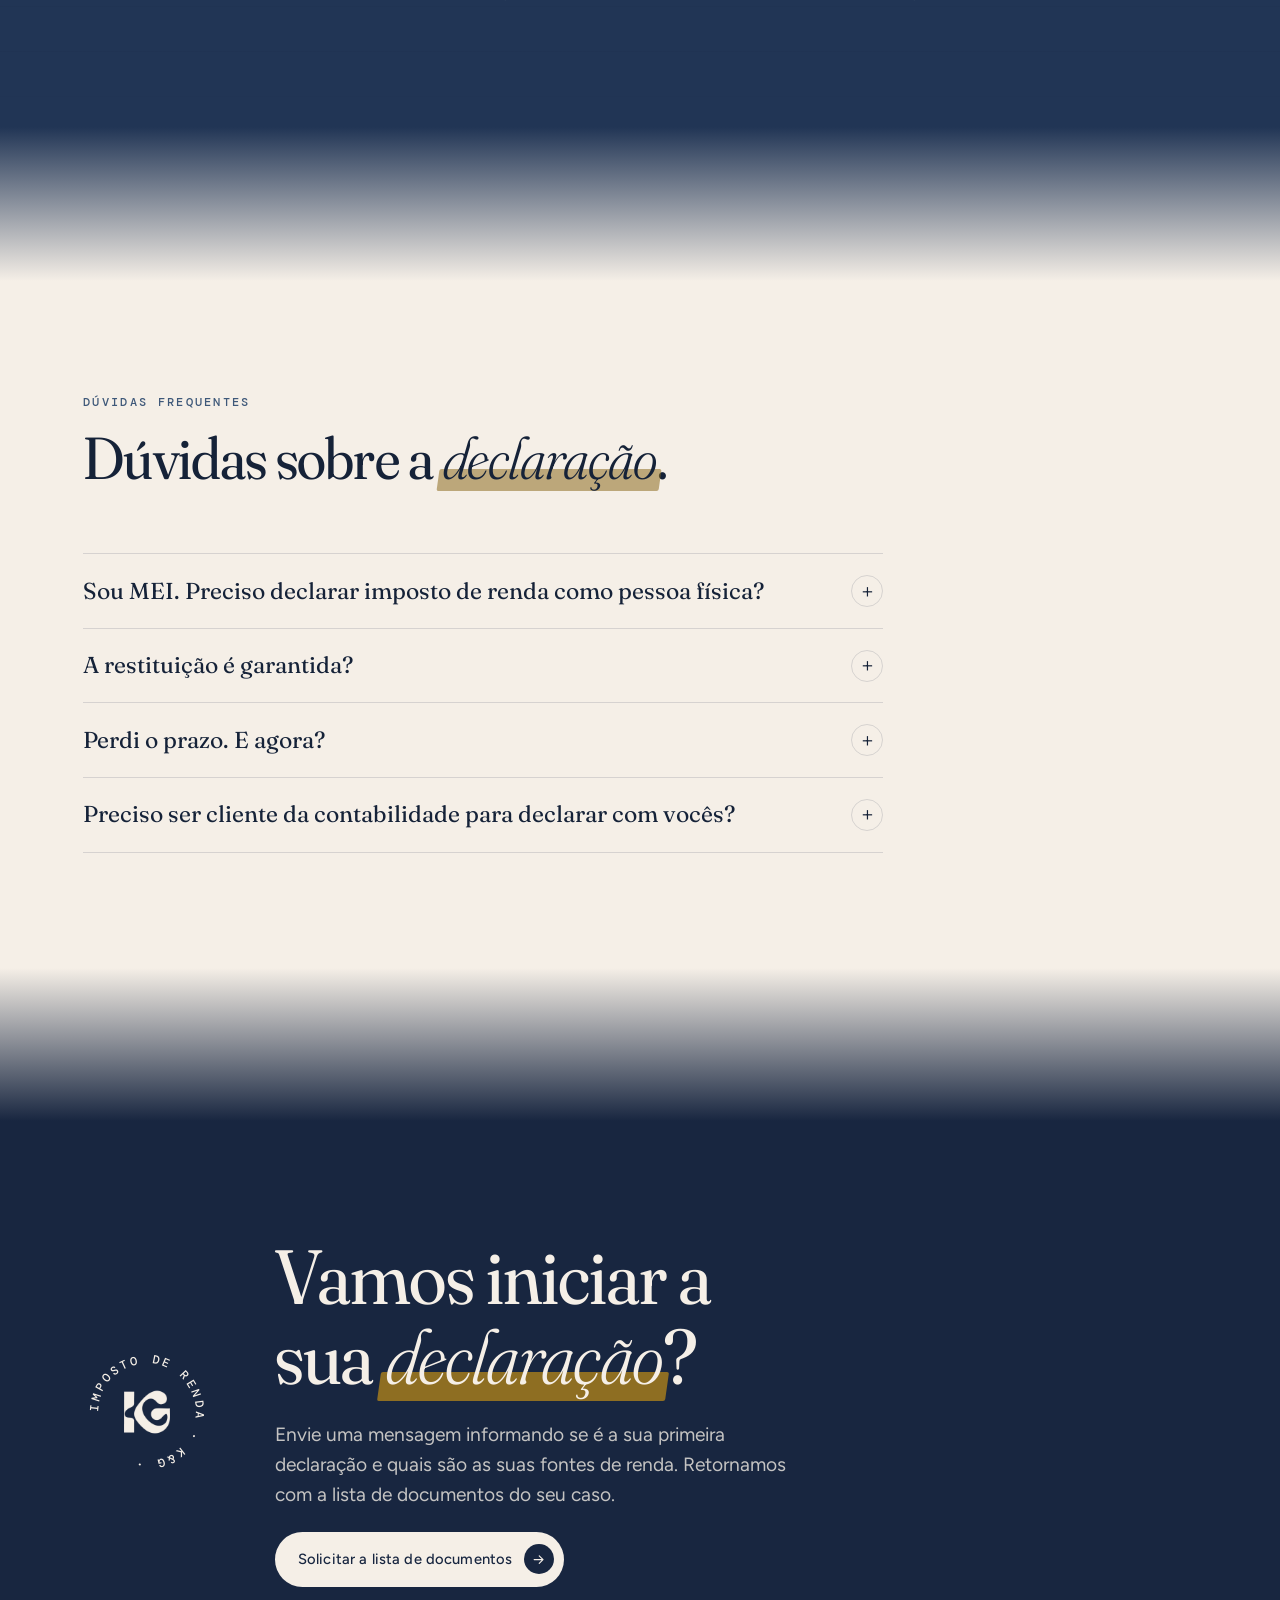
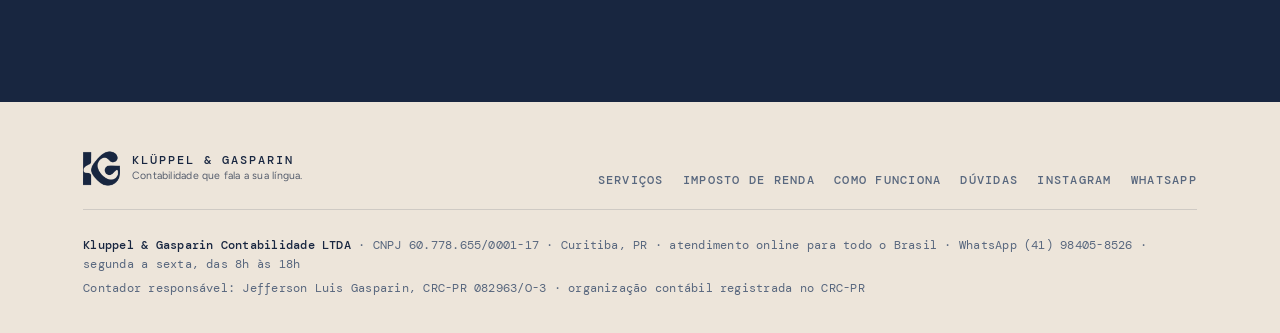
<file: imposto-de-renda/index.html>
<!DOCTYPE html>
<html lang="pt-BR" class="no-js">
<head>
<meta charset="utf-8">
<meta name="viewport" content="width=device-width, initial-scale=1, viewport-fit=cover">
<title>Declaração de Imposto de Renda | Klüppel &amp; Gasparin Contabilidade</title>
<meta name="description" content="Declaração de imposto de renda com acompanhamento de um contador, do envio dos documentos à transmissão. Atendimento online para todo o Brasil.">
<meta name="robots" content="noindex, nofollow">
<link rel="canonical" href="https://www.kgcontabilidade.com/imposto-de-renda/">
<meta property="og:type" content="website">
<meta property="og:locale" content="pt_BR">
<meta property="og:site_name" content="Klüppel &amp; Gasparin Contabilidade">
<meta property="og:title" content="Declaração de Imposto de Renda | Klüppel &amp; Gasparin Contabilidade">
<meta property="og:description" content="Declaração de imposto de renda com acompanhamento de um contador, do envio dos documentos à transmissão. Atendimento online para todo o Brasil.">
<meta property="og:image" content="https://www.kgcontabilidade.com/assets/img/og.jpg">
<meta property="og:url" content="https://www.kgcontabilidade.com/imposto-de-renda/">
<meta name="twitter:card" content="summary_large_image">
<meta name="theme-color" content="#182640">
<link rel="icon" href="../assets/img/favicon.png" type="image/png">
<link rel="preconnect" href="https://fonts.googleapis.com">
<link rel="preconnect" href="https://fonts.gstatic.com" crossorigin>
<link rel="stylesheet" href="https://fonts.googleapis.com/css2?family=Fraunces:ital,opsz,wght,SOFT@0,9..144,300..600,0..100;1,9..144,300..600,0..100&family=Figtree:wght@400;500;600&family=DM+Mono:wght@400;500&display=swap">
<link rel="stylesheet" href="../assets/site.css">
<script>document.documentElement.classList.replace('no-js','js')</script>
<script type="application/ld+json">{"@context":"https://schema.org","@type":"AccountingService","name":"Klüppel & Gasparin Contabilidade","legalName":"Kluppel & Gasparin Contabilidade LTDA","url":"https://www.kgcontabilidade.com/","telephone":"+55 41 98405-8526","areaServed":"BR","address":{"@type":"PostalAddress","addressLocality":"Curitiba","addressRegion":"PR","addressCountry":"BR"},"sameAs":["https://www.instagram.com/kg.contabilidade/"]}</script>
</head>
<body>
<div class="grao" aria-hidden="true"></div>
<div class="intro" aria-hidden="true"><div><img class="mono" src="../assets/img/monograma-marfim.png" alt=""><i></i></div></div>
<header class="topo">
  <div class="wrap">
    <a class="logo" href="../" aria-label="Klüppel &amp; Gasparin Contabilidade, início">
      <img src="../assets/img/monograma-marfim.png" alt="">
      <b>Klüppel &amp; Gasparin<small>Contabilidade que fala a sua língua.</small></b>
    </a>
    <nav class="menu" aria-label="Seções">
      <a href="../#servicos">Serviços</a>
      <a href="../imposto-de-renda/">Imposto de Renda</a>
      <a href="../#para-quem">Para quem</a>
      <a href="../#como-funciona">Como funciona</a>
      <a href="../#duvidas">Dúvidas</a>
    </nav>
    <a href="https://wa.me/5541984058526?text=Ol%C3%A1%21%20Gostaria%20de%20saber%20mais%20sobre%20os%20servi%C3%A7os%20de%20contabilidade." class="btn btn-amarelo btn-topo" target="_blank" rel="noopener">Falar com a K&amp;G<i><svg viewBox="0 0 24 24" fill="none" stroke="currentColor" stroke-width="1.8" stroke-linecap="round" stroke-linejoin="round"><path d="M5 12h14M13 6l6 6-6 6"/></svg></i></a>
    <button class="menu-botao" type="button" aria-expanded="false" aria-controls="menu-cel"><span></span><span></span><b>Menu</b></button>
  </div>
</header>
<nav class="menu-cel" id="menu-cel" aria-label="Menu" hidden>
  <a href="../#servicos">Serviços</a>
  <a href="../imposto-de-renda/">Imposto de Renda</a>
  <a href="../#para-quem">Para quem</a>
  <a href="../#como-funciona">Como funciona</a>
  <a href="../#duvidas">Dúvidas</a>
  <a href="https://wa.me/5541984058526?text=Ol%C3%A1%21%20Gostaria%20de%20saber%20mais%20sobre%20os%20servi%C3%A7os%20de%20contabilidade." class="btn btn-amarelo" target="_blank" rel="noopener">Falar com a K&amp;G<i><svg viewBox="0 0 24 24" fill="none" stroke="currentColor" stroke-width="1.8" stroke-linecap="round" stroke-linejoin="round"><path d="M5 12h14M13 6l6 6-6 6"/></svg></i></a>
</nav>

<main>
<section class="hero hero-pag" id="inicio">
  <div class="hero-foto"><picture><source media="(max-width: 760px)" srcset="../assets/img/irpf-celular.webp" type="image/webp"><source media="(max-width: 760px)" srcset="../assets/img/irpf-celular.jpg"><source srcset="../assets/img/irpf-2560.webp 2560w, ../assets/img/irpf-1600.webp 1600w" sizes="100vw" type="image/webp"><img src="../assets/img/irpf-2560.jpg" srcset="../assets/img/irpf-2560.jpg 2560w, ../assets/img/irpf-1600.jpg 1600w" sizes="100vw" alt="Pasta azul com recibos, calculadora, calendário de maio e informe de rendimentos sobre a mesa" fetchpriority="high"></picture></div>
  <div class="hero-veu"></div>
  <div class="wrap">
    <p class="rotulo">Imposto de renda pessoa física</p>
    <h1>Seu imposto de renda, <em class="marca">explicado</em>.</h1>
    <p class="lead">Declaração de imposto de renda com acompanhamento de um contador, do levantamento dos documentos à transmissão. Atendimento online para todo o Brasil, com cada valor explicado antes do envio.</p>
    <div class="hero-acoes">
      <a href="https://wa.me/5541984058526?text=Ol%C3%A1%21%20Gostaria%20de%20fazer%20a%20minha%20declara%C3%A7%C3%A3o%20de%20imposto%20de%20renda%20com%20voc%C3%AAs.%20Quais%20documentos%20devo%20enviar%3F" class="btn btn-amarelo" target="_blank" rel="noopener">Iniciar minha declaração<i><svg viewBox="0 0 24 24" fill="none" stroke="currentColor" stroke-width="1.8" stroke-linecap="round" stroke-linejoin="round"><path d="M5 12h14M13 6l6 6-6 6"/></svg></i></a>
      <a href="#quem-declara" class="btn btn-linha">Quem precisa declarar<i><svg viewBox="0 0 24 24" fill="none" stroke="currentColor" stroke-width="1.8" stroke-linecap="round" stroke-linejoin="round"><path d="M5 12h14M13 6l6 6-6 6"/></svg></i></a>
    </div>
    <div class="hero-pe"><div class="rolar"><i></i>rolar</div><div class="selo" aria-hidden="true"><svg viewBox="0 0 100 100"><defs><path id="selo-a" d="M50,50 m-38,0 a38,38 0 1,1 76,0 a38,38 0 1,1 -76,0"/></defs><text><textPath href="#selo-a">imposto de renda · k&amp;g · </textPath></text></svg><img src="../assets/img/monograma-marfim.png" alt=""></div></div>
  </div>
</section>
<div class="prova" aria-label="Credenciais">
  <div class="wrap">
    <div><b>5,0</b><span>nota no Google</span></div>
    <div><b>CRC-PR</b><span>contador registrado</span></div>
    <div><b>100% <em class="marca">online</em></b><span>para todo o Brasil</span></div>
    <div><b>Curitiba</b><span>fundada em 2025</span></div>
  </div>
</div>

<div class="faixa to-claro"></div>

<section class="bloco claro razao" id="quem-declara">
  <div class="monograma" aria-hidden="true"></div>
  <div class="wrap">
    <div class="cabeca reveal">
      <p class="rotulo">quem precisa declarar</p>
      <h2>Quem deve <em class="marca">declarar</em>.</h2>
      <p class="lead">Confira as principais situações de obrigatoriedade definidas pela Receita Federal. Os valores de referência são atualizados a cada ano; em caso de dúvida, analisamos o seu caso.</p>
    </div>
    <ul class="lista-check reveal"><li>Recebeu rendimentos tributáveis acima do limite anual (R$ 35.585,00 na declaração de 2026), como salários, aluguéis, serviços prestados como autônomo ou pró-labore.</li><li>Recebeu rendimentos isentos, não tributáveis ou tributados exclusivamente na fonte acima do valor fixado para o ano, como distribuição de lucros, poupança ou FGTS.</li><li>Realizou operações na bolsa de valores acima do limite do ano, ou vendeu bens com ganho de capital, como imóveis, veículos ou criptoativos.</li><li>Possuía, em 31 de dezembro, bens e direitos (imóveis, veículos, aplicações, criptoativos) em valor superior ao definido pela Receita.</li><li>É MEI ou sócio de empresa e ultrapassou os limites somando pró-labore, lucros e outras rendas. A declaração da empresa não substitui a da pessoa física.</li><li>Passou à condição de residente no Brasil em qualquer mês do ano e permanecia nessa condição em 31 de dezembro.</li></ul>
  </div>
</section>

<div class="faixa to-escuro"></div>
<section class="bloco escuro" id="como-funciona">
  <div class="wrap">
    <div class="cabeca reveal">
      <p class="rotulo">como funciona</p>
      <h2>Quatro etapas, totalmente <em class="marca">online</em>.</h2>
    </div>
    <div class="passos"><div class="passo reveal d0"><i>1</i><h3>Contato inicial</h3><p>Você nos informa a sua situação (salário, atividade autônoma, MEI, participação em empresa, bens e investimentos) e enviamos a lista de documentos do seu caso.</p></div><div class="passo reveal d1"><i>2</i><h3>Envio dos documentos</h3><p>Informes, recibos e comprovantes são enviados em foto ou PDF pelo WhatsApp. Conferimos o material e avisamos se faltar algum item.</p></div><div class="passo reveal d2"><i>3</i><h3>Elaboração e revisão</h3><p>Preparamos a declaração, definimos o modelo mais adequado (simplificado ou completo) e apresentamos o resultado antes do envio, com o imposto a pagar ou a restituir.</p></div><div class="passo reveal d3"><i>4</i><h3>Transmissão e recibo</h3><p>Após a sua aprovação, transmitimos a declaração, enviamos o recibo e orientamos sobre parcelas, restituição e documentos a guardar.</p></div></div>
  </div>
</section>

<div class="faixa to-claro"></div>
<section class="bloco claro razao" id="documentos">
  <div class="wrap">
    <div class="cabeca reveal">
      <p class="rotulo">o que separar</p>
      <h2>Documentos <em class="marca">necessários</em>.</h2>
    </div>
    <ul class="lista-check docs reveal"><li>Informe de rendimentos do empregador, do INSS ou das empresas de que você é sócio</li><li>Informes de rendimentos dos bancos, corretoras e aplicações financeiras</li><li>Recibos e notas de despesas médicas, odontológicas e de psicólogo, com CPF ou CNPJ de quem recebeu</li><li>Comprovantes do plano de saúde e da previdência privada do tipo PGBL ou do fundo de pensão da empresa (são os que podem abater no imposto; o VGBL não abate)</li><li>Comprovantes de educação: escola, faculdade e pós (cursos livres e idiomas não entram)</li><li>Documentos de imóveis e veículos: escritura ou contrato, data e valor de compra ou venda, saldo de financiamento</li><li>Recibos de aluguel pago ou recebido, com os dados do locador ou do inquilino</li><li>Carnê-leão (o imposto mensal de quem recebe de pessoa física) e os DARFs pagos no ano (as guias de imposto federal)</li><li>Extratos de criptomoedas e de investimentos no exterior, se tiver</li><li>CPF dos dependentes, comprovantes de pensão alimentícia e o recibo da declaração do ano passado, se já declarou</li></ul>
  </div>
</section>

<div class="faixa to-escuro"></div>
<section class="bloco escuro razao prazo" id="prazo" style="background:var(--navy-2)">
  <div class="wrap">
    <div class="irpf-num reveal" data-parallax="-0.04" aria-label="prazo: até o fim de maio"><span style="font-style:italic">maio</span><small>entrega até o fim de maio, data confirmada pela Receita a cada ano</small></div>
    <div class="irpf-texto reveal d1">
      <p class="rotulo">prazo</p>
      <h2>Atenção ao <em class="marca">prazo</em>.</h2>
      <p class="lead">O período de entrega costuma ir de meados de março até o fim de maio. O envio antecipado dos documentos permite corrigir eventuais divergências com tranquilidade. A entrega fora do prazo gera multa, mesmo quando não há imposto a pagar.</p>
    </div>
  </div>
</section>

<div class="faixa" style="background:linear-gradient(180deg,var(--navy-2),var(--marfim))"></div>
<section class="bloco claro" id="duvidas">
  <div class="wrap">
    <div class="cabeca reveal">
      <p class="rotulo">dúvidas frequentes</p>
      <h2>Dúvidas sobre a <em class="marca">declaração</em>.</h2>
    </div>
    <div class="faq">
<details><summary>Sou MEI. Preciso declarar imposto de renda como pessoa física?<i></i></summary><div class="resp">O MEI tem duas obrigações distintas: a DASN-SIMEI, que é a declaração da empresa, e a declaração de pessoa física, que depende dos critérios da Receita. A parcela isenta e a parcela tributável do lucro do MEI são informadas em campos diferentes, e é nesse ponto que ocorrem os erros mais comuns. Fazemos esse cálculo e orientamos as duas entregas.</div></details>
<details><summary>A restituição é garantida?<i></i></summary><div class="resp">Não. A restituição ocorre quando o imposto retido durante o ano é maior do que o devido, considerando as deduções permitidas, como saúde, educação e dependentes. Conferimos todas as deduções do seu caso e apresentamos o resultado antes do envio.</div></details>
<details><summary>Perdi o prazo. E agora?<i></i></summary><div class="resp">A declaração ainda pode ser entregue. A Receita aplica multa por atraso, calculada sobre o imposto devido e com valor mínimo, e quanto antes a entrega for feita, mais rápido o CPF volta à situação regular. Analisamos o seu caso e orientamos a regularização.</div></details>
<details><summary>Preciso ser cliente da contabilidade para declarar com vocês?<i></i></summary><div class="resp">Não. A declaração de imposto de renda pode ser contratada de forma independente, tanto por clientes da K&amp;G quanto por quem precisa apenas entregar a declaração do ano.</div></details>
</div>
  </div>
</section>

<div class="faixa to-escuro"></div>
<section class="bloco escuro final" id="contato">
  <div class="wrap">
    <div class="selo" aria-hidden="true"><svg viewBox="0 0 100 100"><defs><path id="selo-b" d="M50,50 m-38,0 a38,38 0 1,1 76,0 a38,38 0 1,1 -76,0"/></defs><text><textPath href="#selo-b">imposto de renda · k&amp;g · </textPath></text></svg><img src="../assets/img/monograma-marfim.png" alt=""></div>
    <div class="final-texto reveal">
      <h2>Vamos iniciar a sua <em class="marca">declaração</em>?</h2>
      <p class="lead">Envie uma mensagem informando se é a sua primeira declaração e quais são as suas fontes de renda. Retornamos com a lista de documentos do seu caso.</p>
      <div><a href="https://wa.me/5541984058526?text=Ol%C3%A1%21%20Gostaria%20de%20declarar%20o%20imposto%20de%20renda%20com%20voc%C3%AAs.%20%C3%89%20a%20minha%20primeira%20declara%C3%A7%C3%A3o%3F%20%5Bsim/n%C3%A3o%5D.%20Minhas%20fontes%20de%20renda%3A%20%5Bsal%C3%A1rio%2C%20aut%C3%B4nomo%2C%20empresa%2C%20investimentos%2C%20aluguel%5D.%20Podem%20me%20enviar%20a%20lista%20de%20documentos%3F" class="btn btn-amarelo" target="_blank" rel="noopener">Solicitar a lista de documentos<i><svg viewBox="0 0 24 24" fill="none" stroke="currentColor" stroke-width="1.8" stroke-linecap="round" stroke-linejoin="round"><path d="M5 12h14M13 6l6 6-6 6"/></svg></i></a></div>
    </div>
  </div>
</section>
</main>
<footer class="rodape" id="rodape">
  <div class="wrap">
    <div class="rodape-topo">
      <a class="logo" href="../"><img src="../assets/img/monograma-marinho.png" alt=""><b>Klüppel &amp; Gasparin<small>Contabilidade que fala a sua língua.</small></b></a>
      <nav aria-label="Rodapé">
        <a href="../#servicos">Serviços</a>
        <a href="../imposto-de-renda/">Imposto de Renda</a>
        <a href="../#como-funciona">Como funciona</a>
        <a href="../#duvidas">Dúvidas</a>
        <a href="https://www.instagram.com/kg.contabilidade/" target="_blank" rel="noopener">Instagram</a>
        <a href="https://wa.me/5541984058526?text=Ol%C3%A1%21%20Gostaria%20de%20saber%20mais%20sobre%20os%20servi%C3%A7os%20de%20contabilidade." target="_blank" rel="noopener">WhatsApp</a>
      </nav>
    </div>
    <div class="legal">
      <span><b>Kluppel &amp; Gasparin Contabilidade LTDA</b> · CNPJ 60.778.655/0001-17 · Curitiba, PR · atendimento online para todo o Brasil · WhatsApp <span style="white-space:nowrap">(41) 98405-8526</span> · segunda a sexta, das 8h às 18h</span>
      <span>Contador responsável: Jefferson Luis Gasparin, CRC-PR 082963/O-3 · organização contábil registrada no CRC-PR</span>
    </div>
  </div>
</footer>
<div class="barra-cel" aria-hidden="true">
  <a href="https://wa.me/5541984058526?text=Ol%C3%A1%21%20Gostaria%20de%20saber%20mais%20sobre%20os%20servi%C3%A7os%20de%20contabilidade." class="btn btn-amarelo" target="_blank" rel="noopener" tabindex="-1">Falar no WhatsApp<i><svg viewBox="0 0 24 24" fill="none" stroke="currentColor" stroke-width="1.8" stroke-linecap="round" stroke-linejoin="round"><path d="M5 12h14M13 6l6 6-6 6"/></svg></i></a>
</div>
<script src="../assets/site.js"></script>
</body>
</html>
</file>
<file: assets/site.css>
/* K&G Contabilidade · prévia RK Performance (13/10/2026)
   Paleta do site e dos posts da K&G: marinho, ardósia, marfim e o azul-claro do site deles (amarelo só bem escuro, em detalhe de destaque; nunca em botão).
   Tipografia: Fraunces (display) + Figtree (texto) + DM Mono (rótulos e números). */

:root {
  --navy: #182640;
  --navy-2: #213555;
  --ardosia: #3E5879;
  --ardosia-2: #7A8FA8;
  --marfim: #F5EFE7;
  --marfim-2: #EDE5DA;
  --branco: #FBF9F5;
  --tinta: #152238;
  --cinza: #58677E;
  --fio: rgba(24, 38, 64, .14);
  --fio-claro: rgba(245, 239, 231, .16);
  --acento: #B8C5D6;  /* azul-claro do CSS do site deles: rótulos e fios no escuro */
  --ouro: #8E6E22;    /* amarelo bem escuro: só detalhes de destaque (palavra marcada, cantoneiras, fios, pontos) */
  --display: "Fraunces", "Newsreader", Georgia, serif;
  --texto: "Figtree", "Segoe UI", system-ui, sans-serif;
  --mono: "DM Mono", "IBM Plex Mono", ui-monospace, Consolas, monospace;
  --larg: 76rem;
  --gutter: clamp(1.1rem, 4vw, 3.5rem);
}

* { box-sizing: border-box; }
html { scroll-behavior: smooth; overflow-x: clip; }
body {
  margin: 0; background: var(--navy); color: var(--tinta);
  font: 400 1.04rem/1.65 var(--texto);
  font-variant-numeric: lining-nums;
  -webkit-font-smoothing: antialiased;
}
img, video, svg { max-width: 100%; height: auto; display: block; }
a { color: inherit; text-decoration: none; }
h1, h2, h3, h4 { font-family: var(--display); font-weight: 400; line-height: 1.05; margin: 0; letter-spacing: -.012em; text-wrap: balance; }
h1 { font-size: clamp(2.6rem, 7.2vw, 5.6rem); font-variation-settings: "SOFT" 60, "opsz" 144; }
h2 { font-size: clamp(2.1rem, 4.8vw, 3.7rem); font-variation-settings: "SOFT" 50, "opsz" 120; }
h3 { font-size: clamp(1.35rem, 2.4vw, 1.9rem); font-variation-settings: "SOFT" 40, "opsz" 72; }
p { margin: 0; }
:focus-visible { outline: 2px solid var(--acento); outline-offset: 3px; border-radius: 2px; }
.claro :focus-visible, .rodape :focus-visible, .servicos :focus-visible { outline-color: var(--navy); }
section[id] { scroll-margin-top: 5rem; }

/* palavra marcada: itálico com um traço largo em ouro velho por baixo (amarelo bem escuro, só em detalhe) */
.marca { font-style: italic; font-weight: 300; position: relative; white-space: nowrap; isolation: isolate; }
.marca::before {
  content: ""; position: absolute; inset: 66% -.06em .04em -.08em; z-index: -1;
  background: var(--ouro); border-radius: 2px; transform: skewX(-8deg) scaleX(0); transform-origin: left;
  transition: transform .9s cubic-bezier(.2, .7, .2, 1) .25s;
}
.in .marca::before, .no-js .marca::before { transform: skewX(-8deg) scaleX(1); }
.escuro .marca { color: var(--marfim); }
.claro .marca::before, .servicos .marca::before { opacity: .55; }

.rotulo { font: 500 .72rem/1.3 var(--mono); letter-spacing: .2em; text-transform: uppercase; color: var(--ardosia); }
.escuro .rotulo { color: var(--acento); }
.wrap { max-width: var(--larg); margin-inline: auto; padding-inline: var(--gutter); }
.escuro { background: var(--navy); color: var(--marfim); }
.claro { background: var(--marfim); color: var(--tinta); }
.lead { font-size: clamp(1.1rem, 1.5vw, 1.3rem); line-height: 1.55; color: var(--cinza); max-width: 36rem; }
.escuro .lead { color: rgba(245, 239, 231, .78); }

/* grão de filme */
.grao { position: fixed; inset: 0; pointer-events: none; z-index: 60; opacity: .14; mix-blend-mode: soft-light; background-size: 300px 300px;
  background-image: url("data:image/svg+xml;utf8,<svg xmlns='http://www.w3.org/2000/svg' width='300' height='300'><filter id='n'><feTurbulence type='fractalNoise' baseFrequency='.9' numOctaves='2' stitchTiles='stitch'/><feColorMatrix values='0 0 0 0 0 0 0 0 0 0 0 0 0 0 0 0 0 0 .55 0'/></filter><rect width='300' height='300' filter='url(%23n)'/></svg>");
  animation: grao 1.2s steps(4) infinite; }
@keyframes grao { 0% { background-position: 0 0 } 25% { background-position: -40px 30px } 50% { background-position: 30px -50px } 75% { background-position: -20px -30px } 100% { background-position: 0 0 } }
@media (prefers-reduced-motion: reduce) { .grao { animation: none; } }

/* intro */
.intro { position: fixed; inset: 0; z-index: 90; background: var(--navy); display: grid; place-items: center; pointer-events: none; animation: intro-some .5s ease 1.5s both; }
.no-js .intro { display: none; }
.intro .mono { width: clamp(64px, 10vw, 96px); animation: intro-sobe .9s cubic-bezier(.2, .7, .2, 1) both; }
.intro i { display: block; height: 1px; width: 0; background: var(--ouro); margin-top: 1.2rem; animation: intro-linha 1.1s ease .2s both; }
@keyframes intro-some { to { opacity: 0; visibility: hidden; } }
@keyframes intro-sobe { from { opacity: 0; transform: translateY(14px); } to { opacity: 1; transform: none; } }
@keyframes intro-linha { to { width: clamp(64px, 10vw, 96px); } }
@media (prefers-reduced-motion: reduce) { .intro { display: none; } }

/* cabeçalho */
.topo { position: fixed; inset: 0 0 auto 0; z-index: 70; padding: 1.1rem 0; transition: background .4s, padding .4s, box-shadow .4s; color: var(--marfim); }
.topo .wrap { display: flex; align-items: center; justify-content: space-between; gap: 1rem; }
.topo.fixo { background: rgba(24, 38, 64, .86); backdrop-filter: blur(10px); padding: .7rem 0; box-shadow: 0 1px 0 var(--fio-claro); }
.logo { display: flex; align-items: center; gap: .75rem; }
.logo img { width: 2.3rem; height: 2.3rem; }
.logo b { font: 500 .78rem/1.1 var(--mono); letter-spacing: .16em; text-transform: uppercase; }
.logo small { display: block; font: 400 .66rem/1.2 var(--texto); letter-spacing: .02em; opacity: .7; text-transform: none; margin-top: .15rem; }
.menu { display: flex; gap: 1.8rem; font: 500 .82rem/1 var(--texto); letter-spacing: .04em; }
.menu a { opacity: .82; padding: .4rem 0; border-bottom: 1px solid transparent; transition: opacity .3s, border-color .3s; }
.menu a:hover { opacity: 1; border-color: var(--ouro); }
@media (max-width: 860px) {
  .menu { display: none; }
  .topo .btn { white-space: nowrap; padding: .5rem .4rem .5rem .95rem; font-size: .78rem; gap: .5rem; }
  .topo .btn i { width: 1.6rem; height: 1.6rem; }
  .logo img { width: 2rem; height: 2rem; }
  .logo b { font-size: .68rem; letter-spacing: .12em; }
  .logo small { display: none; }
}

/* botões-cápsula */
.btn { display: inline-flex; align-items: center; gap: .7rem; padding: .7rem .55rem .7rem 1.35rem; border-radius: 999px; border: 1px solid transparent;
  font: 500 .92rem/1 var(--texto); letter-spacing: .01em; cursor: pointer; transition: transform .35s, background .35s, color .35s, border-color .35s; white-space: nowrap; }
.btn i { width: 1.9rem; height: 1.9rem; border-radius: 50%; display: grid; place-items: center; flex: none; transition: transform .45s cubic-bezier(.2, .7, .2, 1), background .35s; }
.btn i svg { width: .95rem; height: .95rem; }
.btn:hover { transform: translateY(-1px); }
.btn:hover i { transform: rotate(-45deg); }
.btn-claro { background: var(--marfim); color: var(--navy); }
.btn-claro i { background: var(--navy); color: var(--marfim); }
.btn-claro:hover { background: var(--branco); }
.btn-escuro { background: var(--navy); color: var(--marfim); }
.btn-escuro i { background: var(--marfim); color: var(--navy); }
.btn-escuro:hover { background: var(--navy-2); }
.btn-linha { background: transparent; border-color: currentColor; color: inherit; }
.btn-linha i { border: 1px solid currentColor; }
.btn-linha:hover { background: rgba(245, 239, 231, .08); }
.claro .btn-linha:hover { background: rgba(24, 38, 64, .06); }
.btn-amarelo { background: var(--marfim); color: var(--navy); }
.btn-amarelo i { background: var(--navy); color: var(--marfim); }
.btn-amarelo:hover { background: var(--branco); }
@media (max-width: 480px) { .btn { white-space: normal; text-align: left; } }

/* abertura */
.hero { position: relative; min-height: 100svh; display: grid; align-items: end; overflow: hidden; isolation: isolate; color: var(--marfim); }
.hero-foto { position: absolute; inset: 0; z-index: -2; }
.hero-foto img { width: 100%; height: 100%; object-fit: cover; object-position: 50% 50%; transform: scale(1.02); transform-origin: 75% 55%; animation: kb 24s ease-out both; }
@keyframes kb { from { transform: scale(1.06); } to { transform: scale(1); } }
@media (prefers-reduced-motion: reduce) { .hero-foto img { animation: none; } }
.hero-veu { position: absolute; inset: 0; z-index: -1;
  background: linear-gradient(90deg, rgba(24, 38, 64, .94) 0%, rgba(24, 38, 64, .78) 38%, rgba(24, 38, 64, .28) 70%, rgba(24, 38, 64, .45) 100%),
              linear-gradient(0deg, rgba(24, 38, 64, 1) 0%, rgba(24, 38, 64, .35) 32%, rgba(24, 38, 64, 0) 60%); }
.hero .wrap { position: relative; width: 100%; padding-top: 9rem; padding-bottom: clamp(3rem, 6vw, 5rem); display: grid; gap: 1.6rem; }
.hero .rotulo { display: flex; align-items: center; gap: .8rem; color: var(--acento); }
.hero .rotulo::before { content: ""; width: 2.2rem; height: 1px; background: var(--ouro); }
.hero h1 { max-width: 12ch; }
.hero .lead { color: rgba(245, 239, 231, .82); }
.hero-acoes { display: flex; flex-wrap: wrap; gap: .8rem 1rem; align-items: center; }
.hero-pe { display: flex; justify-content: space-between; align-items: flex-end; gap: 1rem; margin-top: 1.2rem; }
.rolar { font: 500 .66rem/1.3 var(--mono); letter-spacing: .22em; text-transform: uppercase; opacity: .7; display: flex; align-items: center; gap: .7rem; }
.rolar i { width: 1px; height: 2.6rem; background: var(--marfim); display: block; transform-origin: top; animation: rolar 2.2s ease-in-out infinite; }
@keyframes rolar { 0% { transform: scaleY(0); transform-origin: top; } 50% { transform: scaleY(1); transform-origin: top; } 51% { transform-origin: bottom; } 100% { transform: scaleY(0); transform-origin: bottom; } }

/* selo giratório */
.selo { width: clamp(6.5rem, 10vw, 8.5rem); aspect-ratio: 1; position: relative; display: grid; place-items: center; flex: none; }
.selo svg { position: absolute; inset: 0; animation: gira 26s linear infinite; }
.selo:hover svg { animation-duration: 9s; }
.selo text { font: 500 .58rem var(--mono); letter-spacing: .26em; text-transform: uppercase; fill: currentColor; }
.selo img { width: 36%; }
@keyframes gira { to { transform: rotate(360deg); } }
@media (prefers-reduced-motion: reduce) { .selo svg { animation: none; } }

/* letreiro */
.letreiro { background: var(--navy-2); color: var(--marfim); overflow: hidden; border-top: 1px solid var(--fio-claro); border-bottom: 1px solid var(--fio-claro); padding: .95rem 0; }
.letreiro-faixa { display: flex; width: max-content; will-change: transform; }
.letreiro span { font-family: var(--display); font-style: italic; font-weight: 300; font-size: 1.25rem; letter-spacing: .01em; margin-right: 2.6rem; display: inline-flex; align-items: center; gap: 2.6rem; white-space: nowrap; }
.letreiro span::after { content: ""; width: .42rem; height: .42rem; border-radius: 50%; background: var(--ouro); }

/* faixas de transição */
.faixa { height: clamp(90px, 12vw, 160px); }
.to-claro { background: linear-gradient(180deg, var(--navy) 0%, var(--marfim) 100%); }
.to-escuro { background: linear-gradient(180deg, var(--marfim) 0%, var(--navy) 100%); }
.to-claro2 { background: linear-gradient(180deg, var(--marfim) 0%, var(--marfim-2) 100%); }

/* seções */
section.bloco { padding-block: clamp(4rem, 9vw, 8rem); position: relative; }
.cabeca { display: grid; gap: 1rem; max-width: 46rem; margin-bottom: clamp(2.4rem, 5vw, 4rem); }
.cabeca .lead { max-width: 40rem; }

/* linhas de razão (hairlines de caderno contábil) e monograma em marca d'água */
.razao { position: relative; overflow: hidden; }
.razao::before { content: ""; position: absolute; inset: 0; pointer-events: none; z-index: 0;
  background: repeating-linear-gradient(180deg, transparent 0 2.75rem, var(--fio) 2.75rem calc(2.75rem + 1px)); opacity: .55;
  mask-image: linear-gradient(180deg, transparent, #000 15%, #000 85%, transparent); -webkit-mask-image: linear-gradient(180deg, transparent, #000 15%, #000 85%, transparent); }
.razao > .wrap { position: relative; z-index: 1; }
.monograma { position: absolute; z-index: 0; pointer-events: none; width: clamp(18rem, 42vw, 40rem); aspect-ratio: 1; right: -8%; top: 50%; transform: translateY(-50%);
  background: var(--navy); opacity: .05; -webkit-mask: url("img/monograma.png") center / contain no-repeat; mask: url("img/monograma.png") center / contain no-repeat; }
.escuro .monograma { background: var(--marfim); opacity: .05; }

/* manifesto */
.manifesto .wrap { display: grid; grid-template-columns: minmax(0, 1.05fr) minmax(0, .95fr); gap: clamp(2rem, 6vw, 6rem); align-items: start; }
.manifesto-texto { display: grid; gap: 1.2rem; font-size: 1.12rem; line-height: 1.7; }
.manifesto-texto p:first-of-type::first-letter { font-family: var(--display); font-size: 3.4em; float: left; line-height: .8; padding-right: .12em; color: var(--navy-2); font-weight: 300; }
.pilares { display: grid; gap: 0; border-top: 1px solid var(--fio); margin-top: .5rem; }
.pilar { display: grid; grid-template-columns: 3rem 1fr; gap: 1rem; padding: 1.4rem 0; border-bottom: 1px solid var(--fio); align-items: baseline; }
.pilar i { font: 300 1.9rem/1 var(--display); color: var(--ardosia-2); font-style: italic; }
.pilar h3 { margin-bottom: .35rem; }
.pilar p { color: var(--cinza); font-size: .98rem; }
@media (max-width: 860px) { .manifesto .wrap { grid-template-columns: 1fr; } }

/* serviços: lista editorial, sem cards */
.servicos-lista { border-top: 1px solid var(--fio); }
.servico { display: grid; grid-template-columns: 4.5rem minmax(0, 1fr) minmax(0, 1.15fr); gap: 1.2rem 3rem; align-items: start; padding: clamp(1.6rem, 3vw, 2.4rem) 0; border-bottom: 1px solid var(--fio); position: relative; transition: padding-left .5s cubic-bezier(.2, .7, .2, 1); }
.servico-corpo { display: grid; gap: 1.1rem; justify-items: start; }
.servico::before { content: ""; position: absolute; left: 0; top: 0; bottom: 0; width: 0; background: var(--ouro); transition: width .5s cubic-bezier(.2, .7, .2, 1); opacity: .9; }
.servico:hover { padding-left: 1.2rem; }
.servico:hover::before { width: 4px; }
.servico .num { font: 300 clamp(2rem, 3vw, 2.8rem)/1 var(--display); color: var(--ardosia-2); -webkit-text-stroke: 1px var(--ardosia-2); -webkit-text-fill-color: transparent; }
.servico h3 { font-size: clamp(1.5rem, 2.6vw, 2.2rem); }
.servico p { color: var(--cinza); max-width: 30rem; }
.servico.destaque h3 .marca { font-size: 1em; }
@media (max-width: 960px) {
  .servico { grid-template-columns: auto minmax(0, 1fr); gap: .9rem 1rem; align-items: baseline; }
  .servico .num { font-size: 1.6rem; }
  .servico-corpo { grid-column: 1 / -1; }
  .servico:hover { padding-left: 0; }
}
.compactos { display: grid; grid-template-columns: repeat(auto-fit, minmax(14rem, 1fr)); gap: 1.2rem 3rem; margin-top: clamp(2rem, 4vw, 3rem); padding-top: 1.6rem; }
.compactos div { display: grid; gap: .3rem; font-size: .95rem; color: var(--cinza); }
.compactos b { font: 500 .78rem/1.3 var(--mono); letter-spacing: .14em; text-transform: uppercase; color: var(--navy-2); }

/* como funciona: numerais vazados */
.passos { display: grid; grid-template-columns: repeat(4, minmax(0, 1fr)); gap: 2rem; counter-reset: p; }
.passo { position: relative; padding-top: 1.4rem; border-top: 1px solid var(--fio-claro); }
.passo i { display: block; font: 300 clamp(4rem, 8vw, 7.5rem)/1 var(--display); color: transparent; -webkit-text-stroke: 1px rgba(245, 239, 231, .55); margin-bottom: .8rem; letter-spacing: -.04em; }
.passo h3 { margin-bottom: .5rem; }
.passo p { color: rgba(245, 239, 231, .72); font-size: .98rem; }
@media (max-width: 960px) { .passos { grid-template-columns: repeat(2, minmax(0, 1fr)); } }
@media (max-width: 520px) {
  .passos { grid-template-columns: 1fr; gap: 0; }
  .passo { display: grid; grid-template-columns: 3.4rem minmax(0, 1fr); column-gap: 1rem; padding: 1.2rem 0; }
  .passo i { grid-row: 1 / 3; font-size: 3.2rem; margin: 0; }
  .passo h3 { font-size: 1.3rem; margin-bottom: .35rem; }
}

/* bloco imposto de renda: faixa sangrada com número gigante */
.irpf { position: relative; overflow: hidden; }
.irpf .wrap { display: grid; grid-template-columns: minmax(0, 1fr) auto; gap: 2rem 4rem; align-items: center; }
.irpf-num { font: 300 clamp(6rem, 18vw, 17rem)/.85 var(--display); color: transparent; -webkit-text-stroke: 1px var(--ouro); letter-spacing: -.05em; white-space: nowrap; }
.irpf-num small { display: block; font: 500 .68rem/1.6 var(--mono); letter-spacing: .2em; text-transform: uppercase; color: var(--acento); -webkit-text-stroke: 0; margin-top: 1.2rem; white-space: normal; max-width: 22rem; }
.irpf-texto { display: grid; gap: 1.2rem; max-width: 36rem; }
@media (max-width: 900px) { .irpf .wrap { grid-template-columns: 1fr; } .irpf-num { order: -1; } }

/* depoimentos escalonados */
.depos { display: grid; grid-template-columns: repeat(3, minmax(0, 1fr)); gap: 2rem; align-items: start; }
.depo { position: relative; padding: 2.2rem 0 0; border-top: 1px solid var(--fio); }
.depo::before { content: "\201C"; position: absolute; top: -.2rem; left: 0; font: 300 5rem/1 var(--display); color: var(--ouro); line-height: .6; }
.depo:nth-child(2) { margin-top: 3rem; }
.depo:nth-child(3) { margin-top: 1.4rem; }
.depo p { font-family: var(--display); font-weight: 300; font-size: 1.32rem; line-height: 1.4; font-variation-settings: "SOFT" 40, "opsz" 48; }
.depo footer { margin-top: 1.1rem; font: 500 .74rem/1.4 var(--mono); letter-spacing: .14em; text-transform: uppercase; color: var(--ardosia); }
.nota-google { margin-top: 2.5rem; display: flex; align-items: center; gap: .8rem; font: 500 .78rem/1.3 var(--mono); letter-spacing: .14em; text-transform: uppercase; color: var(--ardosia); }
.nota-google b { font: 300 1.9rem/1 var(--display); color: var(--navy-2); letter-spacing: 0; }
@media (max-width: 900px) { .depos { grid-template-columns: 1fr; gap: 1.2rem; } .depo:nth-child(n) { margin-top: 0; } }

/* dúvidas */
.faq { border-top: 1px solid var(--fio); max-width: 50rem; }
.faq details { border-bottom: 1px solid var(--fio); }
.faq summary { list-style: none; cursor: pointer; display: grid; grid-template-columns: 1fr 2rem; gap: 1rem; align-items: center; padding: 1.3rem 0; font-family: var(--display); font-size: clamp(1.15rem, 1.8vw, 1.5rem); line-height: 1.25; }
.faq summary::-webkit-details-marker { display: none; }
.faq summary i { width: 2rem; height: 2rem; border: 1px solid var(--fio); border-radius: 50%; display: grid; place-items: center; transition: transform .4s, background .3s; }
.faq summary i::before { content: "+"; font: 300 1.3rem/1 var(--texto); }
.faq details[open] summary i { transform: rotate(45deg); background: var(--navy-2); border-color: var(--navy-2); color: var(--marfim); }
.faq .resp { padding: 0 3rem 1.5rem 0; color: var(--cinza); max-width: 42rem; }

/* fechamento */
.final .wrap { display: grid; grid-template-columns: auto minmax(0, 1fr); gap: 2rem 4rem; align-items: center; }
.final h2 { max-width: 14ch; font-size: clamp(2.4rem, 6vw, 5rem); }
.final-texto { display: grid; gap: 1.4rem; max-width: 34rem; }
@media (max-width: 760px) { .final .wrap { grid-template-columns: 1fr; } }

/* rodapé */
.rodape { background: var(--marfim-2); color: var(--cinza); padding: 3rem 0 2.2rem; font-size: .86rem; }
.rodape .wrap { display: grid; gap: 1.6rem; }
.rodape-topo { display: flex; flex-wrap: wrap; justify-content: space-between; gap: 1.4rem 2rem; align-items: flex-end; border-bottom: 1px solid var(--fio); padding-bottom: 1.4rem; }
.rodape .logo { color: var(--navy); }
.rodape nav { display: flex; flex-wrap: wrap; gap: 1.2rem; font: 500 .78rem/1 var(--mono); letter-spacing: .1em; text-transform: uppercase; }
.rodape nav a:hover { color: var(--navy); }
.legal { display: grid; gap: .35rem; font-family: var(--mono); font-size: .74rem; letter-spacing: .02em; line-height: 1.6; }
.legal b { color: var(--navy); font-weight: 500; }

/* reveal e parallax */
.reveal { opacity: 0; transform: translateY(22px); transition: opacity .9s ease, transform .9s cubic-bezier(.2, .7, .2, 1); }
.reveal.in { opacity: 1; transform: none; }
.reveal.d1 { transition-delay: .12s; } .reveal.d2 { transition-delay: .24s; } .reveal.d3 { transition-delay: .36s; }
.no-js .reveal, .no-js .reveal { opacity: 1; transform: none; }
@media (prefers-reduced-motion: reduce) { .reveal { opacity: 1; transform: none; transition: none; } }

/* aviso de prévia e modal */
.previa-tag { position: fixed; left: 1rem; bottom: 1rem; z-index: 65; font: 500 .62rem/1 var(--mono); letter-spacing: .18em; text-transform: uppercase; color: var(--marfim); background: rgba(24, 38, 64, .72); backdrop-filter: blur(6px); padding: .55rem .8rem; border: 1px solid var(--fio-claro); border-radius: 999px; }
.modal { position: fixed; inset: 0; z-index: 80; display: grid; place-items: center; padding: 1rem; background: rgba(10, 18, 32, .72); backdrop-filter: blur(6px); opacity: 0; visibility: hidden; transition: opacity .3s, visibility .3s; }
.modal.aberto { opacity: 1; visibility: visible; }
.modal-caixa { background: var(--marfim); color: var(--tinta); max-width: 30rem; width: 100%; padding: 2rem 1.8rem 1.6rem; border-radius: 6px; display: grid; gap: 1rem; position: relative; transform: translateY(12px); transition: transform .35s cubic-bezier(.2, .7, .2, 1); }
.modal.aberto .modal-caixa { transform: none; }
.modal h3 { font-size: 1.5rem; }
.modal .msg { background: #E6F4EA; color: #163B22; padding: .9rem 1rem; border-radius: 14px 14px 14px 3px; font-size: .95rem; line-height: 1.5; }
.modal .para { font: 500 .72rem/1.3 var(--mono); letter-spacing: .14em; text-transform: uppercase; color: var(--ardosia); }
.modal .fechar { position: absolute; top: .8rem; right: .8rem; width: 2.2rem; height: 2.2rem; border: 1px solid var(--fio); border-radius: 50%; background: none; cursor: pointer; font: 300 1.3rem/1 var(--texto); color: var(--tinta); }
.modal .nota { font-size: .8rem; color: var(--cinza); }

/* página de imposto de renda */
.hero-pag { min-height: 78svh; }
.hero-pag .hero-foto img { object-position: 40% 50%; }
.lista-check { display: grid; gap: 0; border-top: 1px solid var(--fio); max-width: 46rem; }
.lista-check li { list-style: none; display: grid; grid-template-columns: 1.6rem 1fr; gap: 1rem; padding: 1rem 0; border-bottom: 1px solid var(--fio); align-items: start; font-size: 1.05rem; }
.lista-check li::before { content: ""; width: 1.1rem; height: 1.1rem; margin-top: .3rem; border-radius: 50%; background: var(--ouro); -webkit-mask: url("data:image/svg+xml;utf8,<svg xmlns='http://www.w3.org/2000/svg' viewBox='0 0 24 24'><circle cx='12' cy='12' r='12'/></svg>") center/contain no-repeat; mask: url("data:image/svg+xml;utf8,<svg xmlns='http://www.w3.org/2000/svg' viewBox='0 0 24 24'><circle cx='12' cy='12' r='12'/></svg>") center/contain no-repeat; position: relative; }
.lista-check li { position: relative; }
.lista-check li::after { content: ""; position: absolute; left: .32rem; top: 1.42rem; width: .5rem; height: .28rem; border-left: 2px solid var(--marfim); border-bottom: 2px solid var(--marfim); transform: rotate(-45deg); }
.escuro .lista-check { border-color: var(--fio-claro); }
.escuro .lista-check li { border-color: var(--fio-claro); }
.lista-check ul, ul.lista-check { margin: 0; padding: 0; }
.docs { columns: 2; column-gap: 3rem; max-width: 52rem; }
.docs li { break-inside: avoid; }
@media (max-width: 700px) { .docs { columns: 1; } }
.prazo .wrap { display: grid; grid-template-columns: auto minmax(0, 1fr); gap: 2rem 4rem; align-items: center; }
@media (max-width: 900px) { .prazo .wrap { grid-template-columns: 1fr; } }
.topo-crumb { font: 500 .7rem/1.3 var(--mono); letter-spacing: .18em; text-transform: uppercase; opacity: .7; }
.topo-crumb a:hover { color: var(--acento); }

/* ===== acabamento v2: prova, cantoneiras, fotos sobrepostas, para quem ===== */
.prova { background: var(--navy); color: var(--marfim); border-top: 1px solid var(--fio-claro); }
.prova .wrap { display: grid; grid-template-columns: repeat(4, minmax(0, 1fr)); }
.prova .wrap > div { padding: 1.3rem 1.2rem 1.3rem 0; display: grid; gap: .2rem; border-left: 1px solid var(--fio-claro); padding-left: 1.2rem; }
.prova .wrap > div:first-child { border-left: 0; padding-left: 0; }
.prova b { font: 300 1.5rem/1.1 var(--display); font-variant-numeric: lining-nums; }
.prova b .marca { font-size: .95em; }
.prova span { font: 500 .66rem/1.4 var(--mono); letter-spacing: .14em; text-transform: uppercase; color: rgba(245, 239, 231, .62); }
@media (max-width: 860px) { .prova .wrap { grid-template-columns: repeat(2, minmax(0, 1fr)); } .prova .wrap > div:nth-child(3) { border-left: 0; padding-left: 0; } .prova .wrap > div { border-top: 1px solid var(--fio-claro); } .prova .wrap > div:nth-child(-n+2) { border-top: 0; } }

/* cantoneiras */
.moldura { position: relative; }
.moldura::before, .moldura::after, .moldura > i::before, .moldura > i::after { content: ""; position: absolute; width: 1.6rem; height: 1.6rem; border-color: var(--ouro); border-style: solid; border-width: 0; z-index: 2; }
.moldura::before { top: -.7rem; left: -.7rem; border-top-width: 1px; border-left-width: 1px; }
.moldura::after { top: -.7rem; right: -.7rem; border-top-width: 1px; border-right-width: 1px; }
.moldura > i::before { bottom: -.7rem; left: -.7rem; border-bottom-width: 1px; border-left-width: 1px; }
.moldura > i::after { bottom: -.7rem; right: -.7rem; border-bottom-width: 1px; border-right-width: 1px; }
.moldura > i { position: absolute; inset: 0; pointer-events: none; }
.moldura img { width: 100%; height: 100%; object-fit: cover; display: block; }
.claro .moldura::before, .claro .moldura::after, .claro .moldura > i::before, .claro .moldura > i::after { border-color: var(--ouro); }

/* quem somos: foto grande + detalhe sobreposto */
.fotos { position: relative; aspect-ratio: 3 / 4; width: 100%; max-width: 30rem; justify-self: end; }
.fotos .principal { position: absolute; inset: 0 0 0 12%; }
.fotos .detalhe { position: absolute; left: -4%; bottom: 8%; width: 52%; aspect-ratio: 4 / 3; box-shadow: 0 30px 60px -30px rgba(24, 38, 64, .55); }
.fotos .detalhe::before, .fotos .detalhe::after, .fotos .detalhe > i::before, .fotos .detalhe > i::after { border-color: var(--ouro); }
@media (max-width: 860px) {
  .fotos { margin: 1.5rem auto 0; max-width: 26rem; justify-self: center; }
  .fotos .principal { inset: 0 0 0 18%; }
  .fotos .detalhe { left: 3%; width: 50%; bottom: 7%; }
}

/* para quem */
.perfis { display: grid; grid-template-columns: repeat(2, minmax(0, 1fr)); gap: 0 5rem; border-top: 1px solid var(--fio-claro); }
.perfil:nth-child(even) { transform: translateY(2.2rem); }
.perfil:nth-child(odd) { padding-right: 1rem; }
.perfil { padding: 1.6rem 0; border-bottom: 1px solid var(--fio-claro); display: grid; gap: .45rem; position: relative; }
.perfil::before { content: ""; position: absolute; left: 0; top: -1px; width: 2.2rem; height: 1px; background: var(--ouro); }
.perfil h3 { font-size: 1.35rem; }
.perfil p { color: rgba(245, 239, 231, .72); font-size: .96rem; }
@media (max-width: 860px) { .perfis { grid-template-columns: 1fr; } .perfil:nth-child(even) { transform: none; } }

/* bloco irpf da home: foto em moldura com a palavra vazada sobreposta */
.irpf .wrap { grid-template-columns: minmax(0, 1fr) minmax(0, .95fr); }
.irpf-foto { position: relative; aspect-ratio: 4 / 3; margin-top: 2.5rem; }
.irpf-foto .palavra { position: absolute; left: -6%; top: -3.2rem; font: 300 clamp(4.5rem, 10vw, 9rem)/.9 var(--display); font-style: italic; color: transparent; -webkit-text-stroke: 1px var(--ouro); letter-spacing: -.03em; z-index: 3; pointer-events: none; }
@media (max-width: 900px) { .irpf .wrap { grid-template-columns: 1fr; } .irpf-foto { order: 2; margin-top: 3.5rem; } }

/* hero: letreiro cola no fim, prova embaixo */
.hero .wrap { padding-bottom: clamp(2.4rem, 5vw, 4rem); }
.lista-check.escura li { border-color: var(--fio-claro); }
.lista-check.escura li::after { border-color: var(--marfim); }


/* ===== ajuste de botões e textos no celular (14/10/2026) ===== */
.menu-botao { display: none; }
.menu-cel { display: none; }
.barra-cel { display: none; }

@media (max-width: 860px) {
  /* cabeçalho: logo + menu; o WhatsApp desce para a barra fixa, na altura do polegar */
  .topo .btn-topo { display: none; }
  .menu-botao { display: inline-flex; align-items: center; background: none; border: 1px solid var(--fio-claro); color: var(--marfim); border-radius: 999px; padding: .6rem 1rem .6rem 2.4rem; cursor: pointer; font: 500 .7rem/1 var(--mono); letter-spacing: .16em; text-transform: uppercase; position: relative; }
  .menu-botao span { position: absolute; left: .95rem; width: 1rem; height: 1px; background: currentColor; transition: transform .3s; }
  .menu-botao span:first-child { top: calc(50% - 3px); }
  .menu-botao span + span { top: calc(50% + 3px); }
  .menu-botao b { font-weight: 500; }
  .menu-botao[aria-expanded="true"] span:first-child { transform: translateY(3px) rotate(45deg); }
  .menu-botao[aria-expanded="true"] span + span { transform: translateY(-3px) rotate(-45deg); }
  .menu-cel:not([hidden]) { display: grid; position: fixed; inset: 0; z-index: 69; background: var(--navy); padding: 6.5rem var(--gutter) 2rem; align-content: start; }
  .menu-cel a:not(.btn) { font: 300 1.9rem/1.2 var(--display); color: var(--marfim); padding: 1rem 0; border-bottom: 1px solid var(--fio-claro); }
  .menu-cel .btn { margin-top: 2rem; justify-content: space-between; }
  body.menu-aberto { overflow: hidden; }

  .barra-cel { display: block; position: fixed; left: 0; right: 0; bottom: 0; z-index: 66; padding: 1.4rem var(--gutter) calc(.8rem + env(safe-area-inset-bottom, 0px)); background: linear-gradient(180deg, rgba(24, 38, 64, 0), rgba(24, 38, 64, .9) 45%); transform: translateY(110%); transition: transform .45s cubic-bezier(.2, .7, .2, 1); pointer-events: none; }
  .barra-cel.visivel { transform: none; pointer-events: auto; }
  .barra-cel .btn { width: 100%; justify-content: space-between; box-shadow: 0 12px 30px -12px rgba(0, 0, 0, .45); }
  .rodape { padding-bottom: 6rem; }

  /* abertura: sem selo nem "rolar" no celular */
  .hero-pe { display: none; }
  .hero .wrap { padding-top: 7.5rem; gap: 1.2rem; }
}

@media (max-width: 600px) {
  /* botões das seções na largura toda: rótulo à esquerda, seta à direita */
  main .btn { width: 100%; justify-content: space-between; padding: .8rem .55rem .8rem 1.25rem; font-size: .95rem; }
  .hero-acoes { flex-direction: column; align-items: stretch; gap: .7rem; }

  /* textos: menos linhas na coluna estreita */
  body { font-size: 1rem; line-height: 1.6; }
  .lead { font-size: 1.04rem; line-height: 1.55; }
  .rotulo { font-size: .66rem; letter-spacing: .14em; }
  .hero .rotulo::before { width: 1.4rem; }
  h1 { font-size: clamp(2.35rem, 10.5vw, 2.9rem); line-height: 1.04; }
  h2 { font-size: clamp(1.95rem, 8.4vw, 2.4rem); }
  .hero h1 { max-width: none; }
  .manifesto-texto { font-size: 1rem; line-height: 1.65; gap: 1rem; }
  .manifesto-texto p:first-of-type::first-letter { font-size: 3em; }
  .servico p { font-size: .98rem; line-height: 1.6; }
  .servico h3 { font-size: 1.45rem; }
  .pilar { grid-template-columns: 2rem 1fr; padding: 1.1rem 0; }
  .pilar p, .perfil p, .compactos div { font-size: .95rem; }
  .depo p { font-size: 1.14rem; line-height: 1.45; }
  .lista-check li { font-size: .98rem; line-height: 1.55; padding: .85rem 0; }
  .lista-check li::after { top: 1.27rem; }
  .faq summary { font-size: 1.1rem; padding: 1.1rem 0; }
  .faq .resp { padding-right: 0; font-size: .97rem; }
  .cabeca { gap: .8rem; margin-bottom: 2rem; }
  section.bloco { padding-block: 3.6rem; }
  .faixa { height: 72px; }
  .irpf-num { font-size: clamp(5rem, 26vw, 7rem); }
  .irpf-num small { font-size: .6rem; letter-spacing: .14em; }
  .final h2 { font-size: clamp(2.2rem, 10vw, 2.8rem); }
  .final .selo { width: 5.5rem; }
  .prova b { font-size: 1.25rem; }
  .prova .wrap > div { padding: 1rem .8rem 1rem 0; }
  .prova .wrap > div:nth-child(even) { padding-left: .9rem; }
  .legal { font-size: .7rem; }
}

/* serviços no celular: botão em contorno para não empilhar 6 blocos escuros */
@media (max-width: 600px) {
  .servico .btn-escuro { background: transparent; color: var(--navy); border-color: rgba(24, 38, 64, .35); }
  .servico .btn-escuro:hover { background: rgba(24, 38, 64, .06); }
}

/* ouro velho no escuro: um pouco mais de presença nos traços finos */
.escuro .irpf-num, .irpf .irpf-foto .palavra { -webkit-text-stroke-width: 1.4px; }

/* abertura no celular: foto como fundo bem apagado e a headline logo abaixo do menu */
@media (max-width: 760px) {
  .hero { min-height: 0; align-items: start; }
  .hero-foto img { object-position: 55% 40%; filter: blur(1px) saturate(.8); transform: scale(1.06); animation: none; }
  .hero-veu { background: linear-gradient(180deg, rgba(24, 38, 64, .80) 0%, rgba(24, 38, 64, .70) 38%, rgba(24, 38, 64, .84) 72%, var(--navy) 100%); }
  .hero .wrap { padding-top: 6.4rem; padding-bottom: 3.2rem; gap: 1.1rem; }
  .hero .rotulo { letter-spacing: .12em; }
  .hero .rotulo::before { display: none; }
}


/* celular com a conversa (quem somos): HTML em vez de foto, para o texto ficar nítido */
.fone { position: absolute; left: -6%; bottom: 5%; width: 54%; aspect-ratio: 9 / 18.5; margin: 0; z-index: 3;
  background: #0E1626; border-radius: 2.1rem; padding: .55rem; box-shadow: 0 40px 70px -30px rgba(10, 18, 32, .65), inset 0 0 0 1px rgba(255, 255, 255, .08); }
.fone::before { content: ""; position: absolute; top: .9rem; left: 50%; width: 28%; height: .9rem; transform: translateX(-50%); background: #0E1626; border-radius: 999px; z-index: 2; }
.fone-tela { position: relative; height: 100%; border-radius: 1.65rem; overflow: hidden; display: grid; grid-template-rows: auto auto 1fr auto;
  background: #EFE7DD; background-image: radial-gradient(rgba(33, 53, 85, .06) 1px, transparent 1px); background-size: 14px 14px; font-family: var(--texto); color: #1B2333; }
.fone-status { display: flex; justify-content: space-between; align-items: center; padding: .7rem 1.1rem .25rem; font: 600 .62rem/1 var(--texto); background: var(--navy-2); color: var(--marfim); }
.fone-status i { width: 1.1rem; height: .45rem; border: 1px solid currentColor; border-radius: 2px; position: relative; }
.fone-status i::after { content: ""; position: absolute; inset: 1px 30% 1px 1px; background: currentColor; }
.fone-topo { display: flex; align-items: center; gap: .55rem; padding: .45rem .8rem .6rem; background: var(--navy-2); color: var(--marfim); }
.fone-avatar { width: 1.9rem; height: 1.9rem; border-radius: 50%; display: grid; place-items: center; background: var(--marfim); color: var(--navy); font: 700 .55rem/1 var(--texto); letter-spacing: .02em; flex: none; }
.fone-topo strong { display: block; font: 600 .74rem/1.2 var(--texto); }
.fone-topo small { display: block; font: 400 .6rem/1.2 var(--texto); opacity: .75; }
.fone-conversa { list-style: none; margin: 0; padding: .8rem .6rem; display: flex; flex-direction: column; gap: .45rem; justify-content: flex-end; }
.msg { max-width: 84%; padding: .45rem .6rem .35rem; border-radius: .7rem; font-size: .74rem; line-height: 1.35; box-shadow: 0 1px 1px rgba(0, 0, 0, .08);
  opacity: 0; transform: translateY(8px) scale(.98); transition: opacity .5s ease, transform .5s cubic-bezier(.2, .7, .2, 1); transition-delay: calc(.5s + var(--i) * .9s); }
.msg span { display: block; }
.msg time { display: block; text-align: right; font-size: .56rem; color: rgba(27, 35, 51, .55); margin-top: .15rem; }
.msg time b { color: #4A90C9; font-weight: 600; margin-left: .2rem; letter-spacing: -.12em; }
.msg.sai { align-self: flex-end; background: #DCF3D2; border-bottom-right-radius: .2rem; }
.msg.entra { align-self: flex-start; background: #FFFFFF; border-bottom-left-radius: .2rem; }
.digitando { align-self: flex-start; display: flex; gap: .2rem; padding: .5rem .6rem; background: #fff; border-radius: .7rem; border-bottom-left-radius: .2rem; opacity: 0; transition: opacity .4s ease calc(.5s + var(--i) * .9s); }
.digitando i { width: .3rem; height: .3rem; border-radius: 50%; background: rgba(27, 35, 51, .4); animation: digita 1.2s infinite ease-in-out; }
.digitando i:nth-child(2) { animation-delay: .15s; } .digitando i:nth-child(3) { animation-delay: .3s; }
@keyframes digita { 0%, 60%, 100% { transform: translateY(0); opacity: .4; } 30% { transform: translateY(-3px); opacity: 1; } }
.fone-campo { display: flex; align-items: center; gap: .4rem; padding: .45rem .55rem .7rem; }
.fone-campo span { flex: 1; background: #fff; border-radius: 999px; padding: .4rem .7rem; font-size: .66rem; color: rgba(27, 35, 51, .45); }
.fone-campo i { width: 1.7rem; height: 1.7rem; border-radius: 50%; background: var(--navy-2); flex: none; position: relative; }
.fone-campo i::after { content: ""; position: absolute; left: 50%; top: 50%; width: .45rem; height: .45rem; border-top: 2px solid var(--marfim); border-right: 2px solid var(--marfim); transform: translate(-65%, -50%) rotate(45deg); }
.in .msg, .no-js .msg { opacity: 1; transform: none; }
.in .digitando, .no-js .digitando { opacity: 1; }
@media (prefers-reduced-motion: reduce) { .msg { transition: none; opacity: 1; transform: none; } .digitando { transition: none; opacity: 1; } .digitando i { animation: none; } }
@media (max-width: 860px) {
  .fone { left: 0; width: 58%; bottom: 4%; border-radius: 1.8rem; padding: .45rem; }
  .fone-tela { border-radius: 1.45rem; }
  .msg { font-size: .72rem; }
}
</file>
